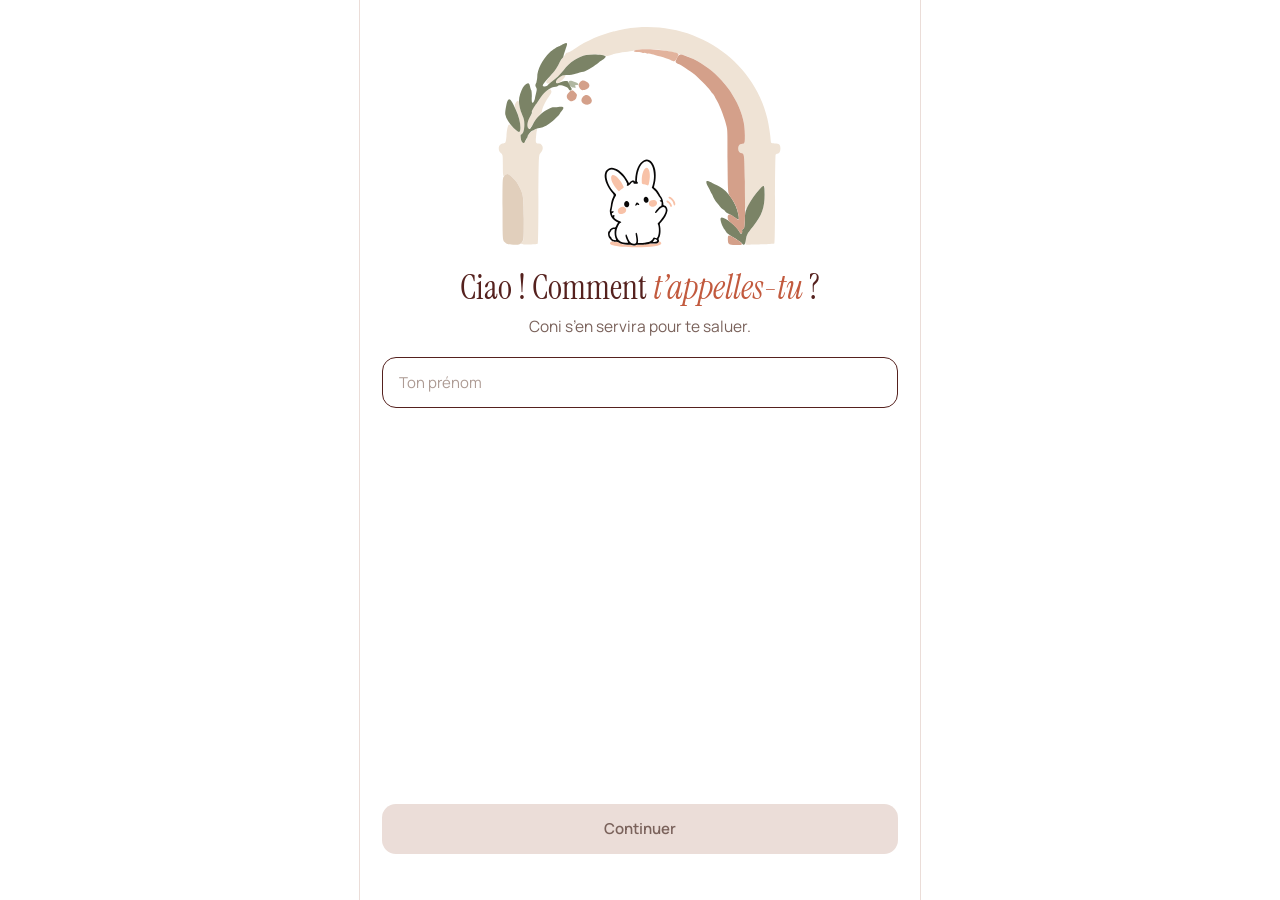
<file: index.html>
<!DOCTYPE html>
<html lang="fr">
<head>
<meta charset="utf-8">
<meta name="viewport" content="width=device-width,initial-scale=1,viewport-fit=cover,interactive-widget=resizes-content">
<title>Italingo</title>
<meta name="description" content="Italingo — ton application personnelle pour apprendre l'italien, du niveau zéro à la conversation.">
<meta name="theme-color" content="#FFFFFF">
<meta name="color-scheme" content="light">
<meta name="mobile-web-app-capable" content="yes">
<meta name="apple-mobile-web-app-capable" content="yes">
<meta name="apple-mobile-web-app-status-bar-style" content="default">
<meta name="apple-mobile-web-app-title" content="Italingo">
<meta name="format-detection" content="telephone=no">
<link rel="manifest" href="manifest.webmanifest">
<link rel="icon" type="image/png" sizes="192x192" href="icons/icon-192.png">
<link rel="apple-touch-icon" href="icons/icon-192.png">
<link rel="preload" href="assets/fonts/instrument-serif-latin-400-normal.woff2" as="font" type="font/woff2" crossorigin>
<link rel="preload" href="assets/fonts/manrope-latin-600-normal.woff2" as="font" type="font/woff2" crossorigin>
<link rel="stylesheet" href="css/aube.css">
</head>
<body>
<div id="app" role="application" aria-label="Italingo"></div>
<noscript><p style="padding:24px;font-family:system-ui">Italingo a besoin de JavaScript pour fonctionner.</p></noscript>
<script src="js/assets.js"></script>
<script src="js/store.js"></script>
<script src="js/app.js"></script>
</body>
</html>
</file>
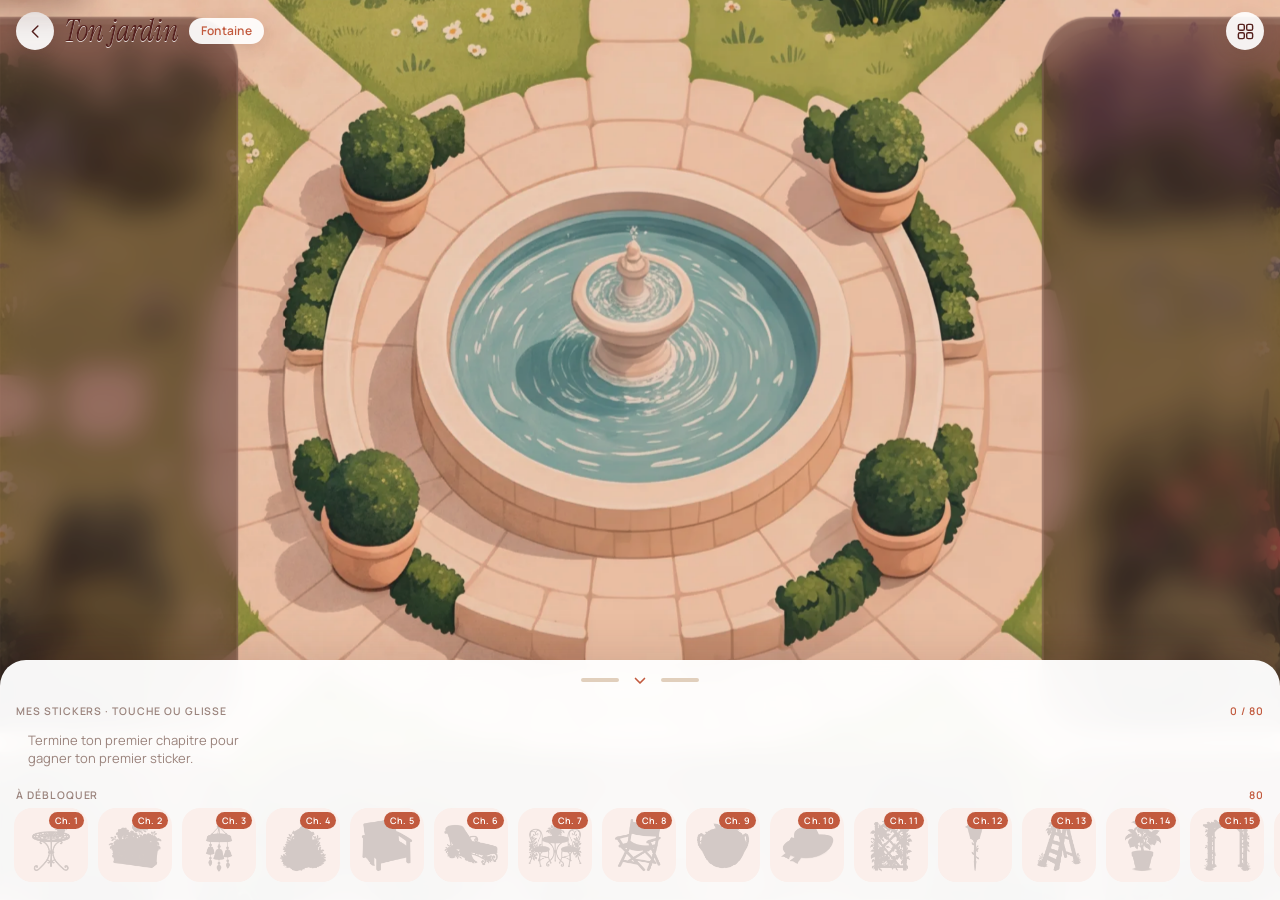
<file: jardin/index.html>
<!doctype html>
<html lang="fr"><head><meta charset="utf-8"><meta name="viewport" content="width=device-width,initial-scale=1,viewport-fit=cover,maximum-scale=1,user-scalable=no">
<title>Italingo · Jardin</title>
<style>
@font-face{font-family:'Instrument Serif';font-style:normal;font-weight:400;font-display:swap;src:url(../assets/fonts/instrument-serif-latin-400-normal.woff2) format('woff2')}
@font-face{font-family:'Instrument Serif';font-style:italic;font-weight:400;font-display:swap;src:url(../assets/fonts/instrument-serif-latin-400-italic.woff2) format('woff2')}
@font-face{font-family:'Manrope';font-style:normal;font-weight:400;font-display:swap;src:url(../assets/fonts/manrope-latin-400-normal.woff2) format('woff2')}
@font-face{font-family:'Manrope';font-style:normal;font-weight:600;font-display:swap;src:url(../assets/fonts/manrope-latin-600-normal.woff2) format('woff2')}
</style>
<style>
:root{
  --cacao:#55211E;--cacao-2:#3B1512;--rouille:#C25A3E;--rouille-2:#A84A31;--taupe:#9A837C;--filet:#F0E6E2;
  --blanc:#FFFFFF;--blush:#F2C4BC;--blush-2:#FBEFEB;--peche:#F8E3D6;--creme:#FAF5F0;--sable:#EFE3D5;--sable-2:#E1CFBC;
  --sauge-1:#D2D3BE;--sauge-3:#7B8366;--sauge-4:#636D51;
  --ease:cubic-bezier(.22,.8,.3,1);--spring:cubic-bezier(.34,1.56,.64,1);
  --serif:"Instrument Serif",Georgia,serif;--sans:"Manrope",system-ui,-apple-system,"Segoe UI",sans-serif;
  color-scheme:light;
}
html,body{height:100%;margin:0}
body{background:#E9E2D6;font-family:var(--sans);color:var(--cacao);-webkit-font-smoothing:antialiased;overflow:hidden}
*{box-sizing:border-box}
button{font:inherit;color:inherit;background:none;border:0;padding:0;cursor:pointer}
button:focus-visible,[tabindex]:focus-visible{outline:2px solid var(--rouille);outline-offset:2px}

/* cadre téléphone sur grand écran */
#app{position:relative;width:100%;height:100%;margin:0 auto;background:var(--blanc);overflow:hidden;touch-action:none;user-select:none;-webkit-user-select:none}

/* ---- carte ---- */
#viewport{position:absolute;inset:0;overflow:hidden;background:#D8CDB8;cursor:grab}
#viewport.grabbing{cursor:grabbing}
#world{position:absolute;left:0;top:0;width:4096px;height:4096px;transform-origin:0 0;will-change:transform}
.tile{position:absolute;overflow:hidden}
.tile img{display:block;width:100%;height:100%;object-fit:cover;pointer-events:none;transition:filter 1.2s var(--ease)}
.tile.locked img{filter:none}
.tile .veil{position:absolute;inset:14px;border-radius:72px;background:rgba(59,21,18,.46);backdrop-filter:blur(22px) saturate(.7);-webkit-backdrop-filter:blur(22px) saturate(.7);box-shadow:inset 0 0 0 3px rgba(255,255,255,.12);transition:opacity 1.2s var(--ease);display:flex;align-items:center;justify-content:center}
.tile:not(.locked) .veil{opacity:0;pointer-events:none}
.tile .veil .lbl{background:rgba(255,255,255,.1);border-radius:60px;padding:26px 44px;text-align:center;box-shadow:inset 0 0 0 2px rgba(255,255,255,.18)}
.tile .veil .lbl b{display:block;font:italic 400 92px/1 var(--serif);color:#fff}
.tile .veil .lbl span{display:block;margin-top:14px;font:600 34px/1 var(--sans);letter-spacing:.06em;text-transform:uppercase;color:var(--peche)}
/* murs de jonction : fine allée de pierre entre parcelles */
.seam{position:absolute;background:linear-gradient(90deg,var(--sable-2),var(--sable) 30%,var(--sable) 70%,var(--sable-2));pointer-events:none;z-index:5}
.seam.v{width:26px;height:3072px;top:0;margin-left:-13px}
.seam.h{height:26px;width:3072px;left:0;margin-top:-13px;background:linear-gradient(180deg,var(--sable-2),var(--sable) 30%,var(--sable) 70%,var(--sable-2))}
.seam::after{content:"";position:absolute;inset:0;background:repeating-linear-gradient(90deg,transparent 0 60px,rgba(85,33,30,.08) 60px 63px);opacity:.7}
.seam.h::after{background:repeating-linear-gradient(180deg,transparent 0 60px,rgba(85,33,30,.08) 60px 63px)}

/* ambiance jour/nuit */
#sky{position:absolute;inset:0;pointer-events:none;mix-blend-mode:multiply;transition:background 2s var(--ease);z-index:900000}
#sky.dawn{background:rgba(250,200,190,.28)}
#sky.evening{background:rgba(240,160,110,.32)}
#sky.night{background:rgba(70,80,140,.55)}

/* stickers posés */
.st{position:absolute;left:0;top:0;transform-origin:50% 100%;touch-action:none;cursor:grab}
.st img{display:block;width:100%;height:100%;pointer-events:none;-webkit-user-drag:none;}
.st.flip img{transform:scaleX(-1)}
.st .sh{display:none}
.st.perche .sh,.st.eau .sh{opacity:0}
.st.air{animation:bob 4s ease-in-out infinite}
@keyframes bob{0%,100%{translate:0 0}50%{translate:0 -3%}}
.st.sel{filter:drop-shadow(0 0 0 rgba(0,0,0,0))}
.st.sel::before{content:"";position:absolute;inset:-6% -8%;border:3px dashed var(--rouille);border-radius:18px;opacity:.9}
.st.pop{animation:pop .7s var(--spring)}
@keyframes pop{0%{scale:.2;opacity:0}60%{opacity:1}100%{scale:1}}
.st.lift{cursor:grabbing;z-index:800000!important;transition:none}
.st.lift img{filter:drop-shadow(0 26px 14px rgba(60,30,20,.25))}
@media (prefers-reduced-motion:reduce){.st.air{animation:none}.st.pop{animation:none}}

/* Coni */
#coni{position:absolute;width:132px;height:180px;transform-origin:50% 100%;transition:left 5s linear,top 5s linear;pointer-events:auto;cursor:pointer;touch-action:none;z-index:600000}
#coni.react-jump .body{animation:cjump .9s var(--spring) 2}
@keyframes cjump{0%,100%{transform:translateY(0) scale(1)}40%{transform:translateY(-60%) scale(1.04,.96)}}
#coni.react-shake .body{animation:cshake .5s ease-in-out 2}
@keyframes cshake{0%,100%{transform:rotate(0)}25%{transform:rotate(-9deg)}75%{transform:rotate(9deg)}}
#coni .bulle{position:absolute;left:50%;bottom:104%;transform:translateX(-50%) scale(.6);opacity:0;background:#fff;color:var(--rouille);font:600 30px/1 var(--sans);padding:14px 22px;border-radius:40px;white-space:nowrap;box-shadow:0 8px 24px rgba(85,33,30,.18);transition:all .35s var(--spring)}
#coni .bulle::after{content:"";position:absolute;left:50%;bottom:-12px;width:22px;height:22px;background:#fff;transform:translateX(-50%) rotate(45deg);border-radius:4px}
#coni.talk .bulle{opacity:1;transform:translateX(-50%) scale(1)}
#coni.flip .bulle{transform:translateX(-50%) scale(.6) scaleX(1)}
#coni.flip.talk .bulle{transform:translateX(-50%) scale(1)}
#coni .body{position:absolute;inset:0}
#coni.hop .body{animation:hop .42s ease-in-out infinite}
@keyframes hop{0%,100%{transform:translateY(0)}50%{transform:translateY(-16%)}}
#coni img{position:absolute;inset:0;width:100%;height:100%;object-fit:contain;object-position:50% 100%;opacity:0}
#coni img.on{opacity:1}
#coni.flip img{transform:scaleX(-1)}
@media (prefers-reduced-motion:reduce){#coni.hop .body{animation:none}}
#coni .sh{display:none}

/* ---- barre du haut ---- */
#top{position:absolute;left:0;right:0;top:0;padding:calc(env(safe-area-inset-top,0px) + 12px) 16px 10px;display:flex;align-items:center;gap:10px;z-index:10;pointer-events:none}
#top>*{pointer-events:auto}
#top h1{margin:0;font:italic 400 30px/1 var(--serif);color:var(--cacao);text-shadow:0 1px 0 rgba(255,255,255,.8)}
#top .pill{display:inline-flex;align-items:center;gap:6px;background:rgba(255,255,255,.92);border-radius:999px;padding:7px 12px;font:600 12px/1 var(--sans);color:var(--cacao);box-shadow:0 4px 16px rgba(85,33,30,.12);letter-spacing:.02em;font-variant-numeric:tabular-nums}
#top .pill.zone{color:var(--rouille)}
#top .sp{flex:1}
.icobtn{width:38px;height:38px;border-radius:50%;background:rgba(255,255,255,.92);box-shadow:0 4px 16px rgba(85,33,30,.12);display:grid;place-items:center;color:var(--cacao)}
.icobtn svg{width:19px;height:19px;stroke:currentColor;fill:none;stroke-width:1.8;stroke-linecap:round;stroke-linejoin:round}

/* ---- barre d'outils du sticker sélectionné ---- */
#tools{position:absolute;display:flex;gap:6px;background:var(--cacao);border-radius:999px;padding:5px;z-index:20;box-shadow:0 10px 30px rgba(59,21,18,.3);transform:translate(-50%,-100%);transition:opacity .2s}
#tools button{color:#fff;font:600 12px/1 var(--sans);padding:9px 12px;border-radius:999px;display:flex;align-items:center;gap:6px}
#tools button:active{background:rgba(255,255,255,.14)}
#tools svg{width:15px;height:15px;stroke:currentColor;fill:none;stroke-width:1.9;stroke-linecap:round;stroke-linejoin:round}

/* ---- tiroir (planche d'autocollants) ---- */
#drawer{position:absolute;left:0;right:0;bottom:0;z-index:15;background:rgba(255,255,255,.96);backdrop-filter:blur(10px);border-radius:26px 26px 0 0;box-shadow:0 -10px 40px rgba(85,33,30,.12);padding:0 0 calc(env(safe-area-inset-bottom,0px) + 10px);transition:transform .45s var(--ease)}
#drawer.hidden-drawer{transform:translateY(calc(100% - 40px))}
#drawer .handle{height:40px;display:flex;align-items:center;justify-content:center;gap:12px;cursor:pointer;width:100%;touch-action:none}
#drawer .handle svg{width:18px;height:18px;stroke:var(--rouille);fill:none;stroke-width:2.2;stroke-linecap:round;stroke-linejoin:round;transition:transform .4s var(--ease)}
#drawer.hidden-drawer .handle svg{transform:rotate(180deg)}
#drawer .handle i{width:38px;height:4px;border-radius:2px;background:var(--sable-2)}
#drawer .handle small{font:600 11px/1 var(--sans);letter-spacing:.08em;text-transform:uppercase;color:var(--taupe)}
.shelf{display:flex;gap:10px;overflow-x:auto;padding:4px 14px 8px;scrollbar-width:none;touch-action:pan-x}
.shelf::-webkit-scrollbar{display:none}
.item{flex:0 0 auto;width:74px;height:74px;border-radius:18px;background:var(--creme);padding:10px;display:grid;place-items:center;touch-action:pan-x;position:relative;overflow:hidden}
.item .th{width:54px;height:54px;display:block}
.item .th img{display:block;width:100%;height:100%;object-fit:contain;pointer-events:none;-webkit-user-drag:none}
.item.locked{background:var(--blush-2)}
.item.locked .th img{filter:grayscale(1) brightness(0) opacity(.16)}
.item .ch:empty{display:none}
.item .ch{position:absolute;top:4px;right:4px;font:600 9px/1 var(--sans);color:#fff;background:var(--rouille);border-radius:999px;padding:4px 6px;letter-spacing:.03em;z-index:1}
.item.owned .ch{background:var(--cacao)}
.item.surprise .ch{background:var(--taupe)}
.empty{flex:0 0 auto;display:flex;align-items:center;gap:10px;padding:8px 14px;font:400 13px/1.35 var(--sans);color:var(--taupe);max-width:260px}
.sec{font:600 10.5px/1 var(--sans);letter-spacing:.09em;text-transform:uppercase;color:var(--taupe);padding:6px 16px 4px;display:flex;justify-content:space-between}
.sec b{color:var(--rouille);font-weight:600}

/* fantôme pendant le glisser */
#ghost{position:fixed;left:0;top:0;pointer-events:none;z-index:1000;transform:translate(-50%,-100%);filter:drop-shadow(0 22px 14px rgba(60,30,20,.28));display:none}
#ghost img{display:block}

/* toast */
#toast{position:absolute;left:50%;bottom:190px;transform:translate(-50%,20px);background:var(--cacao);color:#fff;font:600 13px/1.3 var(--sans);padding:12px 18px;border-radius:999px;opacity:0;transition:all .35s var(--ease);z-index:30;pointer-events:none;max-width:86%;text-align:center}
#toast.on{opacity:1;transform:translate(-50%,0)}
#toast.warn{background:var(--rouille)}

/* ---- panneaux (collection, démo) ---- */
.sheet{position:absolute;inset:0;z-index:40;background:var(--blanc);display:flex;flex-direction:column;transform:translateY(100%);transition:transform .45s var(--ease)}
.sheet.on{transform:none}
.sheet header{display:flex;align-items:center;gap:12px;padding:calc(env(safe-area-inset-top,0px) + 14px) 18px 12px}
.sheet header h2{margin:0;font:italic 400 30px/1 var(--serif);flex:1}
.sheet .body{flex:1;overflow:auto;padding:0 18px calc(env(safe-area-inset-bottom,0px) + 24px)}
.sheet p.lead{font:400 14px/1.5 var(--sans);color:var(--taupe);margin:0 0 14px}
.lv{margin:18px 0 8px;display:flex;align-items:baseline;gap:10px}
.lv b{font:italic 400 24px/1 var(--serif)}
.lv span{font:600 11px/1 var(--sans);letter-spacing:.08em;text-transform:uppercase;color:var(--rouille)}
.grid{display:grid;grid-template-columns:repeat(4,1fr);gap:8px}
.card{background:var(--creme);border-radius:16px;padding:8px 6px 7px;display:flex;flex-direction:column;align-items:center;gap:4px;position:relative;min-width:0}
.card .th{width:100%;aspect-ratio:1;display:grid;place-items:center}
.card .th img{max-width:88%;max-height:88%}
.card.locked .th img{filter:grayscale(1) brightness(0) opacity(.14)}
.card .nm{font:600 10.5px/1.2 var(--sans);text-align:center;height:26px;overflow:hidden;display:-webkit-box;-webkit-line-clamp:2;-webkit-box-orient:vertical;width:100%}
.card .mt{font:600 9.5px/1 var(--sans);color:var(--taupe);letter-spacing:.04em}
.card .no{position:absolute;top:5px;left:7px;font:italic 400 13px/1 var(--serif);color:var(--rouille)}
.card .sz{position:absolute;top:5px;right:7px;font:600 9px/1 var(--sans);color:var(--taupe);border:1px solid var(--sable-2);border-radius:999px;padding:3px 5px}
.card.placed::after{content:attr(data-n);position:absolute;bottom:34px;right:6px;font:600 8.5px/1 var(--sans);color:#fff;background:var(--sauge-4);border-radius:999px;padding:3px 6px}

.field{margin:16px 0}
.field label{display:block;font:600 11px/1 var(--sans);letter-spacing:.08em;text-transform:uppercase;color:var(--taupe);margin-bottom:8px}
.field input[type=range]{width:100%;accent-color:var(--rouille)}
.field .val{font:italic 400 40px/1 var(--serif);color:var(--cacao)}
.field .val small{font:400 14px/1 var(--sans);color:var(--taupe);margin-left:6px}
.chips{display:flex;flex-wrap:wrap;gap:8px}
.chip{border:1.5px solid var(--sable-2);border-radius:999px;padding:8px 12px;font:600 12px/1 var(--sans);display:flex;align-items:center;gap:8px;color:var(--cacao)}
.chip input{accent-color:var(--rouille);margin:0}
.chip.on{border-color:var(--cacao);background:var(--blush-2)}
.seg{display:flex;background:var(--creme);border-radius:999px;padding:4px;gap:2px}
.seg button{flex:1;padding:9px 0;border-radius:999px;font:600 12px/1 var(--sans);color:var(--taupe)}
.seg button.on{background:var(--cacao);color:#fff}
.btn{display:inline-flex;align-items:center;justify-content:center;gap:8px;border-radius:999px;padding:13px 20px;font:600 14px/1 var(--sans);background:var(--cacao);color:#fff}
.btn.ghost{background:transparent;color:var(--rouille);border:1.5px solid var(--blush)}
.note{background:var(--peche);border-radius:18px;padding:14px 16px;font:400 13px/1.5 var(--sans);color:var(--cacao);margin-top:18px}
.note b{font-weight:600}
</style>

</head><body>
<div id="app">
  <div id="viewport">
    <div id="world">
      <div id="tiles"></div>
      <div id="seams"></div>
      <div id="stickers"></div>
      <div id="coni" class="flip"><div class="bulle"></div><div class="body"><img data-pose="profil" src="coni/03-profil.svg" alt=""><img data-pose="dodo" src="coni/08-dodo.svg" alt=""><img data-pose="assis" src="coni/09-pattes-jointes.svg" alt=""><img data-pose="joie" src="coni/05-joie.svg" alt=""><img data-pose="surprise" src="coni/11-surprise.svg" alt=""><img data-pose="mv01" src="coni/mv01.webp" alt=""><img data-pose="mv02" src="coni/mv02.webp" alt=""><img data-pose="mv03" src="coni/mv03.webp" alt=""><img data-pose="mv05" src="coni/mv05.webp" alt=""><img data-pose="mv06" src="coni/mv06.webp" alt=""><img data-pose="mv07" src="coni/mv07.webp" alt=""><img data-pose="mv08" src="coni/mv08.webp" alt=""><img data-pose="mv09" src="coni/mv09.webp" alt=""><img data-pose="mv10" src="coni/mv10.webp" alt=""><img data-pose="mv11" src="coni/mv11.webp" alt=""><img data-pose="mv12" src="coni/mv12.webp" alt=""></div></div>
      <div id="sky"></div>
    </div>
  </div>

  <div id="top">
    <button class="icobtn" id="btnRetour" aria-label="Retour"><svg viewBox="0 0 24 24"><path d="M15 5l-7 7 7 7"/></svg></button>
    <h1>Ton jardin</h1>
    <span class="pill zone" id="zonePill">Fontaine</span>
    <span class="sp"></span>
    <button class="icobtn" id="btnCollection" aria-label="Collection"><svg viewBox="0 0 24 24"><rect x="3" y="3" width="7.5" height="7.5" rx="2"/><rect x="13.5" y="3" width="7.5" height="7.5" rx="2"/><rect x="3" y="13.5" width="7.5" height="7.5" rx="2"/><rect x="13.5" y="13.5" width="7.5" height="7.5" rx="2"/></svg></button>
  </div>

  <div id="tools" hidden>
    <button id="tFlip"><svg viewBox="0 0 24 24"><path d="M12 3v18M8 7 4 12l4 5M16 7l4 5-4 5"/></svg>Miroir</button>
    <button id="tStore"><svg viewBox="0 0 24 24"><path d="M4 8h16M6 8v11a1 1 0 0 0 1 1h10a1 1 0 0 0 1-1V8M9 8V5h6v3"/></svg>Ranger</button>
  </div>

  <div id="drawer">
    <button class="handle" id="handle" aria-label="Réduire ou ouvrir la planche"><i></i><svg viewBox="0 0 24 24"><path d="M6 10l6 6 6-6"/></svg><i></i></button>
    <div class="sec"><span>Mes stickers · touche ou glisse</span><b id="cntOwned"></b></div>
    <div class="shelf" id="shelfOwned"></div>
    <div class="sec"><span>À débloquer</span><b id="cntLocked"></b></div>
    <div class="shelf" id="shelfLocked"></div>
  </div>

  <div id="ghost"><img alt=""></div>
  <div id="toast"></div>

  <section class="sheet" id="sheetCollection">
    <header><h2>Collection</h2><button class="icobtn" data-close aria-label="Fermer"><svg viewBox="0 0 24 24"><path d="M6 6l12 12M18 6 6 18"/></svg></button></header>
    <div class="body">
      <p class="lead">Un élément par chapitre accompli. Les chiffres rouille sont les numéros de chapitre ; P / M / G la taille dans le jardin. Les six derniers sont des surprises liées aux badges.</p>
      <div id="collection"></div>
    </div>
  </section>
</div>

<script>
const DATA = {"stickers": [{"id": 1, "slug": "panier-agrumes", "name": "Panier d'agrumes", "size": "P", "zone": 4, "cat": "sol", "file": "01-panier-agrumes.webp", "w": 400, "h": 357, "chapter": 9, "level": "A1.2"}, {"id": 2, "slug": "arrosoir", "name": "Arrosoir", "size": "P", "zone": 3, "cat": "sol", "file": "02-arrosoir.webp", "w": 400, "h": 320, "chapter": 45, "level": "B1.2"}, {"id": 3, "slug": "lanterne-socle", "name": "Lanterne sur socle", "size": "M", "zone": 2, "cat": "sol", "file": "03-lanterne-socle.webp", "w": 351, "h": 400, "chapter": 4, "level": "A1.1"}, {"id": 4, "slug": "fauteuil", "name": "Fauteuil de jardin", "size": "M", "zone": 2, "cat": "sol", "file": "04-fauteuil.webp", "w": 387, "h": 400, "chapter": 5, "level": "A1.1"}, {"id": 5, "slug": "arche-fleurie", "name": "Arche fleurie en pierre", "size": "G", "zone": 6, "cat": "sol", "file": "05-arche-fleurie.webp", "w": 387, "h": 400, "chapter": 64, "level": "B2.1"}, {"id": 6, "slug": "mangeoire", "name": "Mangeoire à oiseaux", "size": "M", "zone": 1, "cat": "sol", "file": "06-mangeoire.webp", "w": 246, "h": 400, "chapter": 39, "level": "B1.1"}, {"id": 7, "slug": "moineau", "name": "Moineau", "size": "P", "zone": 1, "cat": "sol", "file": "07-moineau.webp", "w": 400, "h": 391, "chapter": 35, "level": "B1.1"}, {"id": 8, "slug": "lapin", "name": "Lapin", "size": "P", "zone": 4, "cat": "sol", "file": "08-lapin.webp", "w": 307, "h": 400, "surprise": "Cousin de Coni · 7 jours de série"}, {"id": 9, "slug": "grenouille", "name": "Grenouille sur nénuphar", "size": "P", "zone": 8, "cat": "eau", "file": "09-grenouille.webp", "w": 400, "h": 285, "chapter": 26, "level": "A2.2"}, {"id": 10, "slug": "colonne", "name": "Colonne antique", "size": "M", "zone": 9, "cat": "sol", "file": "10-colonne.webp", "w": 227, "h": 400, "chapter": 68, "level": "B2.2"}, {"id": 11, "slug": "brouette-fleurie", "name": "Brouette fleurie", "size": "M", "zone": 3, "cat": "sol", "file": "11-brouette-fleurie.webp", "w": 400, "h": 371, "chapter": 51, "level": "B1.2"}, {"id": 12, "slug": "banc-fer-forge", "name": "Banc en fer forgé", "size": "M", "zone": 1, "cat": "sol", "file": "12-banc-fer-forge.webp", "w": 400, "h": 356, "chapter": 40, "level": "B1.1"}, {"id": 13, "slug": "vasque-oiseaux", "name": "Vasque à oiseaux", "size": "M", "zone": 6, "cat": "sol", "file": "13-vasque-oiseaux.webp", "w": 320, "h": 400, "chapter": 25, "level": "A2.1"}, {"id": 14, "slug": "nichoir", "name": "Nichoir sur pied", "size": "M", "zone": 1, "cat": "sol", "file": "14-nichoir.webp", "w": 273, "h": 400, "chapter": 41, "level": "B1.1"}, {"id": 15, "slug": "cadran-solaire", "name": "Cadran solaire", "size": "M", "zone": 9, "cat": "sol", "file": "15-cadran-solaire.webp", "w": 280, "h": 400, "chapter": 69, "level": "B2.2"}, {"id": 16, "slug": "pots-aromatiques", "name": "Pots d'aromatiques", "size": "P", "zone": 7, "cat": "sol", "file": "16-pots-aromatiques.webp", "w": 369, "h": 400, "chapter": 55, "level": "B2.1"}, {"id": 17, "slug": "papillon", "name": "Papillon", "size": "P", "zone": 6, "cat": "air", "file": "17-papillon.webp", "w": 400, "h": 328, "chapter": 17, "level": "A2.1"}, {"id": 18, "slug": "chapeau-gants", "name": "Chapeau et gants", "size": "P", "zone": 7, "cat": "sol", "file": "18-chapeau-gants.webp", "w": 400, "h": 332, "chapter": 56, "level": "B2.1"}, {"id": 19, "slug": "table-pique-nique", "name": "Table de pique-nique", "size": "G", "zone": 1, "cat": "sol", "file": "19-table-pique-nique.webp", "w": 400, "h": 338, "chapter": 43, "level": "B1.1"}, {"id": 20, "slug": "chaise-longue", "name": "Chaise longue", "size": "M", "zone": 2, "cat": "sol", "file": "20-chaise-longue.webp", "w": 400, "h": 313, "chapter": 6, "level": "A1.1"}, {"id": 21, "slug": "balancelle", "name": "Balancelle fleurie", "size": "G", "zone": 1, "cat": "sol", "file": "21-balancelle.webp", "w": 400, "h": 394, "chapter": 44, "level": "B1.1"}, {"id": 22, "slug": "table-bistrot", "name": "Table et chaises bistrot", "size": "M", "zone": 2, "cat": "sol", "file": "22-table-bistrot.webp", "w": 400, "h": 337, "chapter": 7, "level": "A1.1"}, {"id": 23, "slug": "parasol", "name": "Parasol", "size": "G", "zone": 2, "cat": "sol", "file": "23-parasol.webp", "w": 397, "h": 400, "chapter": 73, "level": "B2.2"}, {"id": 24, "slug": "pot-roses", "name": "Pot de roses", "size": "P", "zone": 6, "cat": "sol", "file": "24-pot-roses.webp", "w": 399, "h": 400, "chapter": 18, "level": "A2.1"}, {"id": 25, "slug": "bouquet-arrosoir", "name": "Bouquet dans l'arrosoir", "size": "P", "zone": 6, "cat": "sol", "file": "25-bouquet-arrosoir.webp", "w": 397, "h": 400, "chapter": 19, "level": "A2.1"}, {"id": 26, "slug": "hortensias", "name": "Hortensias en pot", "size": "P", "zone": 6, "cat": "sol", "file": "26-hortensias.webp", "w": 400, "h": 400, "chapter": 20, "level": "A2.1"}, {"id": 27, "slug": "treillis-roses", "name": "Treillis aux roses", "size": "M", "zone": 6, "cat": "sol", "file": "27-treillis-roses.webp", "w": 329, "h": 400, "chapter": 11, "level": "A1.2"}, {"id": 28, "slug": "caisse-fleurie", "name": "Caisse fleurie", "size": "P", "zone": 6, "cat": "sol", "file": "28-caisse-fleurie.webp", "w": 400, "h": 372, "chapter": 21, "level": "A2.1"}, {"id": 29, "slug": "balancoire", "name": "Balançoire", "size": "M", "zone": 1, "cat": "sol", "file": "29-balancoire.webp", "w": 365, "h": 400, "chapter": 42, "level": "B1.1"}, {"id": 30, "slug": "lezard", "name": "Lézard sur sa pierre", "size": "P", "zone": 9, "cat": "sol", "file": "30-lezard.webp", "w": 379, "h": 400, "chapter": 65, "level": "B2.2"}, {"id": 31, "slug": "coccinelle", "name": "Coccinelle sur marguerite", "size": "P", "zone": 6, "cat": "sol", "file": "31-coccinelle.webp", "w": 400, "h": 374, "chapter": 22, "level": "A2.1"}, {"id": 32, "slug": "abeille", "name": "Abeille", "size": "P", "zone": 6, "cat": "air", "file": "32-abeille.webp", "w": 385, "h": 400, "chapter": 23, "level": "A2.1"}, {"id": 33, "slug": "gueridon", "name": "Guéridon", "size": "P", "zone": 2, "cat": "sol", "file": "33-gueridon.webp", "w": 290, "h": 400, "chapter": 1, "level": "A1.1"}, {"id": 34, "slug": "chaise-toile", "name": "Chaise en toile", "size": "M", "zone": 2, "cat": "sol", "file": "34-chaise-toile.webp", "w": 373, "h": 400, "chapter": 8, "level": "A1.1"}, {"id": 35, "slug": "piedestal", "name": "Piédestal en pierre", "size": "P", "zone": 9, "cat": "sol", "file": "35-piedestal.webp", "w": 340, "h": 400, "chapter": 66, "level": "B2.2"}, {"id": 36, "slug": "pile-de-pots", "name": "Pile de pots", "size": "P", "zone": 7, "cat": "sol", "file": "36-pile-de-pots.webp", "w": 272, "h": 400, "chapter": 57, "level": "B2.1"}, {"id": 37, "slug": "outils", "name": "Outils de jardin", "size": "P", "zone": 3, "cat": "sol", "file": "37-outils.webp", "w": 400, "h": 383, "chapter": 46, "level": "B1.2"}, {"id": 38, "slug": "lampadaire", "name": "Lampadaire", "size": "M", "zone": 2, "cat": "sol", "file": "38-lampadaire.webp", "w": 159, "h": 400, "chapter": 12, "level": "A1.2"}, {"id": 39, "slug": "lavande-pot", "name": "Lavande en pot", "size": "P", "zone": 7, "cat": "sol", "file": "39-lavande-pot.webp", "w": 316, "h": 400, "chapter": 58, "level": "B2.1"}, {"id": 40, "slug": "iris", "name": "Iris", "size": "P", "zone": 8, "cat": "sol", "file": "40-iris.webp", "w": 358, "h": 400, "chapter": 27, "level": "A2.2"}, {"id": 41, "slug": "mesange", "name": "Mésange bleue", "size": "P", "zone": 1, "cat": "sol", "file": "41-mesange.webp", "w": 327, "h": 400, "chapter": 36, "level": "B1.1"}, {"id": 42, "slug": "libellule", "name": "Libellule", "size": "P", "zone": 8, "cat": "air", "file": "42-libellule.webp", "w": 400, "h": 373, "chapter": 28, "level": "A2.2"}, {"id": 43, "slug": "arche-pierre", "name": "Arche de pierre", "size": "G", "zone": 9, "cat": "sol", "file": "43-arche-pierre.webp", "w": 379, "h": 400, "chapter": 74, "level": "B2.2"}, {"id": 44, "slug": "aigrette", "name": "Aigrette", "size": "M", "zone": 8, "cat": "sol", "file": "44-aigrette.webp", "w": 309, "h": 400, "chapter": 31, "level": "A2.2"}, {"id": 45, "slug": "pergola-bois", "name": "Arche en bois", "size": "G", "zone": 4, "cat": "sol", "file": "45-pergola-bois.webp", "w": 365, "h": 400, "chapter": 15, "level": "A1.2"}, {"id": 46, "slug": "table-rempotage", "name": "Table de rempotage", "size": "M", "zone": 7, "cat": "sol", "file": "46-table-rempotage.webp", "w": 357, "h": 400, "chapter": 63, "level": "B2.1"}, {"id": 47, "slug": "hamac", "name": "Hamac sur pied", "size": "G", "zone": 4, "cat": "sol", "file": "47-hamac.webp", "w": 400, "h": 321, "chapter": 16, "level": "A1.2"}, {"id": 48, "slug": "fontaine-murale", "name": "Fontaine murale", "size": "M", "zone": 5, "cat": "sol", "file": "48-fontaine-murale.webp", "w": 259, "h": 400, "chapter": 32, "level": "A2.2"}, {"id": 49, "slug": "table-mosaique", "name": "Table mosaïque", "size": "M", "zone": 9, "cat": "sol", "file": "49-table-mosaique.webp", "w": 371, "h": 400, "chapter": 70, "level": "B2.2"}, {"id": 50, "slug": "jarre", "name": "Jarre en terre cuite", "size": "M", "zone": 9, "cat": "sol", "file": "50-jarre.webp", "w": 331, "h": 400, "chapter": 71, "level": "B2.2"}, {"id": 51, "slug": "pavots", "name": "Pavots", "size": "P", "zone": 6, "cat": "sol", "file": "51-pavots.webp", "w": 346, "h": 400, "chapter": 24, "level": "A2.1"}, {"id": 52, "slug": "geraniums", "name": "Jardinière de géraniums", "size": "P", "zone": 2, "cat": "sol", "file": "52-geraniums.webp", "w": 400, "h": 352, "chapter": 2, "level": "A1.1"}, {"id": 55, "slug": "buis-boule", "name": "Buis en boule", "size": "M", "zone": 5, "cat": "sol", "file": "55-buis-boule.webp", "w": 277, "h": 400, "chapter": 33, "level": "A2.2"}, {"id": 56, "slug": "panier-olives", "name": "Panier d'olives", "size": "P", "zone": 9, "cat": "sol", "file": "56-panier-olives.webp", "w": 400, "h": 328, "chapter": 67, "level": "B2.2"}, {"id": 57, "slug": "cloche", "name": "Cloche de jardin", "size": "P", "zone": 7, "cat": "sol", "file": "57-cloche.webp", "w": 384, "h": 400, "chapter": 59, "level": "B2.1"}, {"id": 58, "slug": "tuyau", "name": "Tuyau d'arrosage", "size": "P", "zone": 3, "cat": "sol", "file": "58-tuyau.webp", "w": 400, "h": 374, "chapter": 47, "level": "B1.2"}, {"id": 59, "slug": "echelle", "name": "Échelle", "size": "M", "zone": 4, "cat": "sol", "file": "59-echelle.webp", "w": 334, "h": 400, "chapter": 13, "level": "A1.2"}, {"id": 60, "slug": "bottes-fleuries", "name": "Bottes fleuries", "size": "P", "zone": 7, "cat": "sol", "file": "60-bottes-fleuries.webp", "w": 355, "h": 400, "chapter": 60, "level": "B2.1"}, {"id": 61, "slug": "carillon", "name": "Carillon", "size": "P", "zone": 2, "cat": "perche", "file": "61-carillon.webp", "w": 201, "h": 400, "chapter": 3, "level": "A1.1"}, {"id": 62, "slug": "pas-japonais", "name": "Pas japonais", "size": "P", "zone": 1, "cat": "sol", "file": "62-pas-japonais.webp", "w": 400, "h": 312, "chapter": 37, "level": "B1.1"}, {"id": 63, "slug": "obelisque", "name": "Obélisque treillis", "size": "M", "zone": 6, "cat": "sol", "file": "63-obelisque.webp", "w": 157, "h": 400, "chapter": 52, "level": "B1.2"}, {"id": 64, "slug": "romarin-pot", "name": "Romarin en pot", "size": "P", "zone": 7, "cat": "sol", "file": "64-romarin-pot.webp", "w": 333, "h": 400, "chapter": 61, "level": "B2.1"}, {"id": 65, "slug": "tonneau", "name": "Tonneau récupérateur", "size": "M", "zone": 3, "cat": "sol", "file": "65-tonneau.webp", "w": 325, "h": 400, "chapter": 53, "level": "B1.2"}, {"id": 66, "slug": "puits", "name": "Puits", "size": "G", "zone": 3, "cat": "sol", "file": "66-puits.webp", "w": 369, "h": 400, "chapter": 54, "level": "B1.2"}, {"id": 67, "slug": "semis", "name": "Caisse de semis", "size": "P", "zone": 3, "cat": "sol", "file": "67-semis.webp", "w": 400, "h": 341, "chapter": 48, "level": "B1.2"}, {"id": 68, "slug": "gants-ficelle", "name": "Gants et ficelle", "size": "P", "zone": 3, "cat": "sol", "file": "68-gants-ficelle.webp", "w": 400, "h": 327, "chapter": 49, "level": "B1.2"}, {"id": 69, "slug": "panier-graines", "name": "Panier de graines", "size": "P", "zone": 3, "cat": "sol", "file": "69-panier-graines.webp", "w": 400, "h": 363, "chapter": 50, "level": "B1.2"}, {"id": 70, "slug": "pont", "name": "Petit pont", "size": "G", "zone": 8, "cat": "sol", "file": "70-pont.webp", "w": 400, "h": 299, "chapter": 34, "level": "A2.2"}, {"id": 71, "slug": "cage-suspendue", "name": "Cage à plantes suspendue", "size": "P", "zone": 7, "cat": "perche", "file": "71-cage-suspendue.webp", "w": 250, "h": 400, "chapter": 62, "level": "B2.1"}, {"id": 72, "slug": "chapeau-paille", "name": "Chapeau de paille", "size": "P", "zone": 4, "cat": "sol", "file": "72-chapeau-paille.webp", "w": 400, "h": 301, "chapter": 10, "level": "A1.2"}, {"id": 73, "slug": "citronnier-pot", "name": "Citronnier en pot", "size": "M", "zone": 4, "cat": "sol", "file": "73-citronnier-pot.webp", "w": 280, "h": 400, "chapter": 14, "level": "A1.2"}, {"id": 74, "slug": "banquette", "name": "Banquette", "size": "M", "zone": 9, "cat": "sol", "file": "74-banquette.webp", "w": 400, "h": 321, "chapter": 72, "level": "B2.2"}, {"id": 75, "slug": "herisson", "name": "Hérisson", "size": "P", "zone": 1, "cat": "sol", "file": "75-herisson.webp", "w": 400, "h": 389, "surprise": "Hérisson · 100 jours de série"}, {"id": 76, "slug": "colombe", "name": "Colombe", "size": "P", "zone": 5, "cat": "air", "file": "76-colombe.webp", "w": 332, "h": 400, "surprise": "Colombe · premier bilan sans faute"}, {"id": 77, "slug": "ecureuil", "name": "Écureuil", "size": "P", "zone": 4, "cat": "sol", "file": "77-ecureuil.webp", "w": 386, "h": 400, "surprise": "Écureuil · 100 mots connus"}, {"id": 78, "slug": "tortue", "name": "Tortue", "size": "P", "zone": 9, "cat": "sol", "file": "78-tortue.webp", "w": 400, "h": 317, "surprise": "Tortue · 1 000 minutes"}, {"id": 79, "slug": "hirondelles", "name": "Hirondelles", "size": "P", "zone": 8, "cat": "perche", "file": "79-hirondelles.webp", "w": 400, "h": 373, "chapter": 29, "level": "A2.2"}, {"id": 80, "slug": "rouge-gorge", "name": "Rouge-gorge", "size": "P", "zone": 1, "cat": "sol", "file": "80-rouge-gorge.webp", "w": 353, "h": 400, "chapter": 38, "level": "B1.1"}, {"id": 81, "slug": "escargot", "name": "Escargot", "size": "P", "zone": 8, "cat": "sol", "file": "81-escargot.webp", "w": 400, "h": 379, "chapter": 30, "level": "A2.2"}, {"id": 82, "slug": "chat", "name": "Chat endormi", "size": "P", "zone": 9, "cat": "sol", "file": "82-chat.webp", "w": 400, "h": 293, "surprise": "Chat · 30 jours de série"}], "zones": {"1": "grand-arbre", "2": "terrasse", "3": "potager", "4": "agrumier", "5": "fontaine", "6": "massifs", "7": "serre", "8": "bassin", "9": "olivier"}};
const ASSETS = {"stickers/01-panier-agrumes.webp": "stickers/01-panier-agrumes.webp", "stickers/02-arrosoir.webp": "stickers/02-arrosoir.webp", "stickers/03-lanterne-socle.webp": "stickers/03-lanterne-socle.webp", "stickers/04-fauteuil.webp": "stickers/04-fauteuil.webp", "stickers/05-arche-fleurie.webp": "stickers/05-arche-fleurie.webp", "stickers/06-mangeoire.webp": "stickers/06-mangeoire.webp", "stickers/07-moineau.webp": "stickers/07-moineau.webp", "stickers/08-lapin.webp": "stickers/08-lapin.webp", "stickers/09-grenouille.webp": "stickers/09-grenouille.webp", "stickers/10-colonne.webp": "stickers/10-colonne.webp", "stickers/11-brouette-fleurie.webp": "stickers/11-brouette-fleurie.webp", "stickers/12-banc-fer-forge.webp": "stickers/12-banc-fer-forge.webp", "stickers/13-vasque-oiseaux.webp": "stickers/13-vasque-oiseaux.webp", "stickers/14-nichoir.webp": "stickers/14-nichoir.webp", "stickers/15-cadran-solaire.webp": "stickers/15-cadran-solaire.webp", "stickers/16-pots-aromatiques.webp": "stickers/16-pots-aromatiques.webp", "stickers/17-papillon.webp": "stickers/17-papillon.webp", "stickers/18-chapeau-gants.webp": "stickers/18-chapeau-gants.webp", "stickers/19-table-pique-nique.webp": "stickers/19-table-pique-nique.webp", "stickers/20-chaise-longue.webp": "stickers/20-chaise-longue.webp", "stickers/21-balancelle.webp": "stickers/21-balancelle.webp", "stickers/22-table-bistrot.webp": "stickers/22-table-bistrot.webp", "stickers/23-parasol.webp": "stickers/23-parasol.webp", "stickers/24-pot-roses.webp": "stickers/24-pot-roses.webp", "stickers/25-bouquet-arrosoir.webp": "stickers/25-bouquet-arrosoir.webp", "stickers/26-hortensias.webp": "stickers/26-hortensias.webp", "stickers/27-treillis-roses.webp": "stickers/27-treillis-roses.webp", "stickers/28-caisse-fleurie.webp": "stickers/28-caisse-fleurie.webp", "stickers/29-balancoire.webp": "stickers/29-balancoire.webp", "stickers/30-lezard.webp": "stickers/30-lezard.webp", "stickers/31-coccinelle.webp": "stickers/31-coccinelle.webp", "stickers/32-abeille.webp": "stickers/32-abeille.webp", "stickers/33-gueridon.webp": "stickers/33-gueridon.webp", "stickers/34-chaise-toile.webp": "stickers/34-chaise-toile.webp", "stickers/35-piedestal.webp": "stickers/35-piedestal.webp", "stickers/36-pile-de-pots.webp": "stickers/36-pile-de-pots.webp", "stickers/37-outils.webp": "stickers/37-outils.webp", "stickers/38-lampadaire.webp": "stickers/38-lampadaire.webp", "stickers/39-lavande-pot.webp": "stickers/39-lavande-pot.webp", "stickers/40-iris.webp": "stickers/40-iris.webp", "stickers/41-mesange.webp": "stickers/41-mesange.webp", "stickers/42-libellule.webp": "stickers/42-libellule.webp", "stickers/43-arche-pierre.webp": "stickers/43-arche-pierre.webp", "stickers/44-aigrette.webp": "stickers/44-aigrette.webp", "stickers/45-pergola-bois.webp": "stickers/45-pergola-bois.webp", "stickers/46-table-rempotage.webp": "stickers/46-table-rempotage.webp", "stickers/47-hamac.webp": "stickers/47-hamac.webp", "stickers/48-fontaine-murale.webp": "stickers/48-fontaine-murale.webp", "stickers/49-table-mosaique.webp": "stickers/49-table-mosaique.webp", "stickers/50-jarre.webp": "stickers/50-jarre.webp", "stickers/51-pavots.webp": "stickers/51-pavots.webp", "stickers/52-geraniums.webp": "stickers/52-geraniums.webp", "stickers/55-buis-boule.webp": "stickers/55-buis-boule.webp", "stickers/56-panier-olives.webp": "stickers/56-panier-olives.webp", "stickers/57-cloche.webp": "stickers/57-cloche.webp", "stickers/58-tuyau.webp": "stickers/58-tuyau.webp", "stickers/59-echelle.webp": "stickers/59-echelle.webp", "stickers/60-bottes-fleuries.webp": "stickers/60-bottes-fleuries.webp", "stickers/61-carillon.webp": "stickers/61-carillon.webp", "stickers/62-pas-japonais.webp": "stickers/62-pas-japonais.webp", "stickers/63-obelisque.webp": "stickers/63-obelisque.webp", "stickers/64-romarin-pot.webp": "stickers/64-romarin-pot.webp", "stickers/65-tonneau.webp": "stickers/65-tonneau.webp", "stickers/66-puits.webp": "stickers/66-puits.webp", "stickers/67-semis.webp": "stickers/67-semis.webp", "stickers/68-gants-ficelle.webp": "stickers/68-gants-ficelle.webp", "stickers/69-panier-graines.webp": "stickers/69-panier-graines.webp", "stickers/70-pont.webp": "stickers/70-pont.webp", "stickers/71-cage-suspendue.webp": "stickers/71-cage-suspendue.webp", "stickers/72-chapeau-paille.webp": "stickers/72-chapeau-paille.webp", "stickers/73-citronnier-pot.webp": "stickers/73-citronnier-pot.webp", "stickers/74-banquette.webp": "stickers/74-banquette.webp", "stickers/75-herisson.webp": "stickers/75-herisson.webp", "stickers/76-colombe.webp": "stickers/76-colombe.webp", "stickers/77-ecureuil.webp": "stickers/77-ecureuil.webp", "stickers/78-tortue.webp": "stickers/78-tortue.webp", "stickers/79-hirondelles.webp": "stickers/79-hirondelles.webp", "stickers/80-rouge-gorge.webp": "stickers/80-rouge-gorge.webp", "stickers/81-escargot.webp": "stickers/81-escargot.webp", "stickers/82-chat.webp": "stickers/82-chat.webp", "zones/z1-grand-arbre.webp": "zones/z1-grand-arbre.webp", "zones/z2-terrasse.webp": "zones/z2-terrasse.webp", "zones/z3-potager.webp": "zones/z3-potager.webp", "zones/z4-agrumier.webp": "zones/z4-agrumier.webp", "zones/z5-fontaine.webp": "zones/z5-fontaine.webp", "zones/z6-massifs.webp": "zones/z6-massifs.webp", "zones/z7-serre.webp": "zones/z7-serre.webp", "zones/z8-bassin.webp": "zones/z8-bassin.webp", "zones/z9-olivier.webp": "zones/z9-olivier.webp"};
const GRID = {
 "size": 4096,
 "xs": [
  0,
  1470,
  2638,
  4096
 ],
 "ys": [
  0,
  1384,
  2478,
  4096
 ],
 "zones": {
  "1": {
   "x": 0,
   "y": 0,
   "w": 1470,
   "h": 1384
  },
  "2": {
   "x": 1470,
   "y": 0,
   "w": 1168,
   "h": 1384
  },
  "3": {
   "x": 2638,
   "y": 0,
   "w": 1458,
   "h": 1384
  },
  "4": {
   "x": 0,
   "y": 1384,
   "w": 1470,
   "h": 1094
  },
  "5": {
   "x": 1470,
   "y": 1384,
   "w": 1168,
   "h": 1094
  },
  "6": {
   "x": 2638,
   "y": 1384,
   "w": 1458,
   "h": 1094
  },
  "7": {
   "x": 0,
   "y": 2478,
   "w": 1470,
   "h": 1618
  },
  "8": {
   "x": 1470,
   "y": 2478,
   "w": 1168,
   "h": 1618
  },
  "9": {
   "x": 2638,
   "y": 2478,
   "w": 1458,
   "h": 1618
  }
 }
};
const W = GRID.size, N = 3, TILE = W / 3;
const SIZES = { P: 184, M: 287, G: 427 };
const ZONES = [
  { id: 1, slug: 'grand-arbre', name: 'Grand arbre', r: 0, c: 0, opens: 'B1.1' },
  { id: 2, slug: 'terrasse', name: 'Terrasse', r: 0, c: 1, opens: null },
  { id: 3, slug: 'potager', name: 'Potager', r: 0, c: 2, opens: 'B1.2' },
  { id: 4, slug: 'agrumier', name: 'Agrumier', r: 1, c: 0, opens: 'A1.2' },
  { id: 5, slug: 'fontaine', name: 'Fontaine', r: 1, c: 1, opens: null },
  { id: 6, slug: 'massifs', name: 'Massifs fleuris', r: 1, c: 2, opens: 'A2.1' },
  { id: 7, slug: 'serre', name: 'Serre', r: 2, c: 0, opens: 'B2.1' },
  { id: 8, slug: 'bassin', name: 'Bassin', r: 2, c: 1, opens: 'A2.2' },
  { id: 9, slug: 'olivier', name: 'Olivier', r: 2, c: 2, opens: 'B2.2' },
];
const LEVELS = ['A1.1', 'A1.2', 'A2.1', 'A2.2', 'B1.1', 'B1.2', 'B2.1', 'B2.2'];
const LEVEL_END = { 'A1.1': 8, 'A1.2': 16, 'A2.1': 25, 'A2.2': 34, 'B1.1': 44, 'B1.2': 54, 'B2.1': 64, 'B2.2': 74 };
// places suggérées (fraction de la parcelle, pied de l'élément)
const SPOTS = {
  1: [[.55,.55],[.75,.45],[.35,.7],[.6,.75],[.82,.66],[.25,.86],[.5,.42],[.9,.85],[.15,.5],[.7,.9]],
  2: [[.3,.5],[.5,.46],[.7,.56],[.4,.66],[.62,.7],[.25,.82],[.75,.82],[.5,.86],[.18,.62],[.84,.62]],
  3: [[.15,.55],[.85,.7],[.5,.86],[.2,.8],[.85,.4],[.35,.92],[.7,.92],[.1,.35],[.92,.88],[.5,.12]],
  4: [[.65,.45],[.8,.6],[.55,.72],[.75,.84],[.4,.86],[.9,.4],[.6,.32],[.88,.78],[.3,.62],[.5,.94]],
  5: [[.2,.3],[.8,.3],[.2,.75],[.8,.75],[.32,.9],[.68,.9],[.13,.5],[.87,.5],[.5,.12],[.5,.95]],
  6: [[.45,.4],[.35,.6],[.55,.66],[.3,.8],[.6,.86],[.45,.24],[.2,.4],[.7,.3],[.15,.66],[.42,.94]],
  7: [[.8,.4],[.85,.6],[.6,.86],[.3,.86],[.15,.4],[.75,.82],[.5,.22],[.9,.9],[.1,.7],[.45,.95]],
  8: [[.15,.25],[.85,.2],[.15,.78],[.5,.92],[.85,.9],[.3,.12],[.7,.1],[.08,.55],[.92,.55],[.35,.96]],
  9: [[.3,.4],[.25,.65],[.5,.82],[.8,.86],[.7,.35],[.15,.86],[.45,.2],[.9,.65],[.6,.6],[.85,.25]],
};
const WATER = [[.45,.5],[.35,.6],[.55,.42],[.4,.38],[.52,.62]];
const SEATS = new Set([4, 12, 19, 20, 21, 34, 74]);

const stickers = DATA.stickers;
const byId = Object.fromEntries(stickers.map(s => [s.id, s]));
for (const z of ZONES) Object.assign(z, GRID.zones[z.id]);
const zoneById = Object.fromEntries(ZONES.map(z => [z.id, z]));

// ---------- état ----------
const KEY = 'italingo-jardin-v3';
let uidSeq = 1; const newUid = () => 'u' + Date.now().toString(36) + (uidSeq++).toString(36);
// Pont avec Italingo : dans l'app, la progression vient de l'app et le jardin est enregistré dans
// l'objet d'état de l'app (donc dans le fichier de sauvegarde). Seule, la page garde son propre stockage.
const APP = (() => { try { return window.parent && window.parent !== window && window.parent.Store ? window.parent : null; } catch (e) { return null; } })();
const SURPRISE_BADGES = { 'serie-7': 8, 'serie-30': 82, 'bilan-sans-faute': 76, 'serie-100': 75, 'minutes-1000': 78, 'mots-100': 77 };
let state = { chapters: 0, surprises: [], placed: [], light: 'auto', drawerOpen: true };
if (APP) {
  const e = APP.Store.get();
  let n = 0; while (e.progression.chapitres[n + 1] && e.progression.chapitres[n + 1].termine) n++;
  const j = e.acquis.jardin || {};
  state.chapters = n;
  state.surprises = (e.acquis.badges || []).map(b => SURPRISE_BADGES[b.id || b]).filter(Boolean);
  state.placed = Array.isArray(j.placed) ? j.placed : [];
  state.seen = Array.isArray(j.seen) ? j.seen : [];
  state.drawerOpen = j.drawerOpen !== false;
} else {
  try { const s = JSON.parse(localStorage.getItem(KEY)); if (s && s.placed) state = Object.assign(state, s); } catch (e) { }
}
function save() {
  if (APP) { APP.Store.modifier(e => { e.acquis.jardin = Object.assign({}, e.acquis.jardin, { placed: state.placed, seen: state.seen || [], drawerOpen: state.drawerOpen }); }); }
  else { try { localStorage.setItem(KEY, JSON.stringify(state)); } catch (e) { } }
}
document.getElementById('btnRetour').onclick = () => { if (APP) APP.postMessage({ type: 'jardin:fermer' }, '*'); else history.back(); };

function levelOf(ch) { for (const l of LEVELS) if (ch < LEVEL_END[l]) return l; return 'B2.2'; }
function levelIndex(l) { return LEVELS.indexOf(l); }
function zoneUnlocked(z) { if (!z.opens) return true; return levelIndex(levelOf(state.chapters)) >= levelIndex(z.opens); }
function owned(s) { return s.chapter ? s.chapter <= state.chapters : state.surprises.includes(s.id); }
function countPlaced(id) { return state.placed.filter(p => p.id === id).length; }
function isPlaced(id) { return countPlaced(id) > 0; }

// ---------- carte ----------
const vp = document.getElementById('viewport'), world = document.getElementById('world');
let view = { x: 0, y: 0, s: .38 };
function applyView() { world.style.transform = `translate(${view.x}px,${view.y}px) scale(${view.s})`; updateZonePill(); }
function clampView() {
  const vw = vp.clientWidth, vh = vp.clientHeight;
  const minS = Math.max(vw, vh) / W * 0.6;
  view.s = Math.min(1.1, Math.max(minS, view.s));
  const ws = W * view.s;
  const pad = 80;
  view.x = Math.min(pad, Math.max(vw - ws - pad, view.x));
  view.y = Math.min(pad, Math.max(vh - ws - pad, view.y));
}
function centerOn(zoneId, scale) {
  const z = zoneById[zoneId];
  const vw = vp.clientWidth, vh = vp.clientHeight;
  view.s = scale || Math.min(vw / z.w, (vh - 150) / z.h) * 0.98;
  view.x = vw / 2 - (z.x + z.w / 2) * view.s;
  view.y = (vh - 150) / 2 - (z.y + z.h / 2) * view.s;
  clampView(); applyView();
}
function toWorld(cx, cy) { const r = vp.getBoundingClientRect(); return { x: (cx - r.left - view.x) / view.s, y: (cy - r.top - view.y) / view.s }; }
function zoneAt(wx, wy) { return ZONES.find(z => wx >= z.x && wx < z.x + z.w && wy >= z.y && wy < z.y + z.h) || null; }
function updateZonePill() {
  const vw = vp.clientWidth, vh = vp.clientHeight;
  const p = toWorld(vp.getBoundingClientRect().left + vw / 2, vp.getBoundingClientRect().top + (vh - 150) / 2);
  const z = zoneAt(p.x, p.y);
  const pill = document.getElementById('zonePill');
  if (z) pill.textContent = zoneUnlocked(z) ? z.name : `${z.name} · ${z.opens}`;
}

// tuiles
const tilesEl = document.getElementById('tiles');
for (const z of ZONES) {
  const t = document.createElement('div'); t.className = 'tile'; t.dataset.zone = z.id;
  t.style.left = z.x + 'px'; t.style.top = z.y + 'px'; t.style.width = z.w + 'px'; t.style.height = z.h + 'px';
  t.innerHTML = `<img src="${ASSETS['zones/z' + z.id + '-' + z.slug + '.webp']}" alt="${z.name}"><div class="veil"><div class="lbl"><b>${z.name}</b><span>s'ouvre en ${z.opens}</span></div></div>`;
  tilesEl.appendChild(t);
}
function refreshTiles() {
  for (const t of tilesEl.children) { const z = zoneById[+t.dataset.zone]; t.classList.toggle('locked', !zoneUnlocked(z)); }
}

// ---------- stickers posés ----------
const stickersEl = document.getElementById('stickers');
const els = {};
// ajustements fins par élément (facteur sur la taille de sa catégorie)
const SCALE = { 1: .72 };
function heightOf(s) { return SIZES[s.size] * (SCALE[s.id] || 1); }
function renderPlaced(p, pop) {
  const s = byId[p.id]; let el = els[p.uid];
  if (!el) {
    el = document.createElement('div'); el.className = 'st ' + s.cat; el.dataset.uid = p.uid;
    el.innerHTML = `<div class="sh"></div><img src="${ASSETS['stickers/' + s.file]}" alt="${s.name}">`;
    stickersEl.appendChild(el); els[p.uid] = el;
    el.addEventListener('pointerdown', onStickerDown);
  }
  const h = heightOf(s), w = h * s.w / s.h;
  el.style.width = w + 'px'; el.style.height = h + 'px';
  const lift = s.cat === 'air' ? h * .9 : 0;
  el.style.left = (p.x - w / 2) + 'px'; el.style.top = (p.y - h - lift) + 'px';
  el.style.zIndex = s.cat === 'air' ? 700000 + Math.round(p.y) : Math.round(p.y) + 10;
  el.classList.toggle('flip', !!p.flip);
  if (pop) { el.classList.remove('pop'); void el.offsetWidth; el.classList.add('pop'); }
}
function removePlaced(uid) { const el = els[uid]; if (el) { el.remove(); delete els[uid]; } state.placed = state.placed.filter(p => p.uid !== uid); }
function removeAllOf(id) { for (const p of [...state.placed]) if (p.id === id) removePlaced(p.uid); }
function renderAll() { for (const p of state.placed) renderPlaced(p); }

// ---------- sélection & outils ----------
const tools = document.getElementById('tools');
let selected = null;
function select(uid) {
  if (selected && els[selected]) els[selected].classList.remove('sel');
  selected = uid; if (!uid) { tools.hidden = true; return; }
  els[uid].classList.add('sel'); positionTools();
  tools.hidden = false;
}
function positionTools() {
  if (!selected || !els[selected]) return;
  const p = state.placed.find(q => q.uid === selected); if (!p) return; const s = byId[p.id];
  const h = heightOf(s), lift = s.cat === 'air' ? h * .9 : 0;
  const r = vp.getBoundingClientRect(), a = document.getElementById('app').getBoundingClientRect();
  const sx = r.left - a.left + view.x + p.x * view.s, sy = r.top - a.top + view.y + (p.y - h - lift) * view.s - 12;
  tools.style.left = Math.min(a.width - 90, Math.max(90, sx)) + 'px'; tools.style.top = Math.max(70, sy) + 'px';
}
document.getElementById('tFlip').onclick = () => { const p = state.placed.find(q => q.uid === selected); if (!p) return; p.flip = !p.flip; renderPlaced(p); save(); };
document.getElementById('tStore').onclick = () => { if (!selected) return; removePlaced(selected); select(null); save(); refreshDrawer(); toast('Retiré du jardin'); };

// ---------- pointeurs : carte, pinch, déplacement ----------
const pointers = new Map();
let mode = null, panStart = null, pinchStart = null, drag = null;
vp.addEventListener('pointerdown', e => {
  if (e.target.closest('.st')) return;
  pointers.set(e.pointerId, { x: e.clientX, y: e.clientY });
  if (pointers.size === 1) { mode = 'pan'; panStart = { x: e.clientX, y: e.clientY, vx: view.x, vy: view.y, moved: false }; vp.classList.add('grabbing'); }
  else if (pointers.size === 2) { mode = 'pinch'; const [a, b] = [...pointers.values()]; pinchStart = { d: Math.hypot(a.x - b.x, a.y - b.y), s: view.s, cx: (a.x + b.x) / 2, cy: (a.y + b.y) / 2, vx: view.x, vy: view.y }; }
  vp.setPointerCapture(e.pointerId);
});
vp.addEventListener('pointermove', e => {
  if (!pointers.has(e.pointerId)) return;
  pointers.set(e.pointerId, { x: e.clientX, y: e.clientY });
  if (mode === 'pan' && panStart) {
    const dx = e.clientX - panStart.x, dy = e.clientY - panStart.y;
    if (Math.hypot(dx, dy) > 3) panStart.moved = true;
    view.x = panStart.vx + dx; view.y = panStart.vy + dy; clampView(); applyView(); positionTools();
  } else if (mode === 'pinch' && pinchStart && pointers.size === 2) {
    const [a, b] = [...pointers.values()]; const d = Math.hypot(a.x - b.x, a.y - b.y);
    const ns = Math.min(1.1, Math.max(.12, pinchStart.s * d / pinchStart.d));
    const r = vp.getBoundingClientRect(); const cx = pinchStart.cx - r.left, cy = pinchStart.cy - r.top;
    const k = ns / pinchStart.s;
    view.x = cx - (cx - pinchStart.vx) * k; view.y = cy - (cy - pinchStart.vy) * k; view.s = ns; clampView(); applyView(); positionTools();
  }
});
function endPointer(e) {
  if (!pointers.has(e.pointerId)) return;
  pointers.delete(e.pointerId);
  if (mode === 'pan' && panStart && !panStart.moved) select(null);
  if (pointers.size === 0) { mode = null; vp.classList.remove('grabbing'); }
  else if (pointers.size === 1) { const [a] = [...pointers.values()]; mode = 'pan'; panStart = { x: a.x, y: a.y, vx: view.x, vy: view.y, moved: true }; }
}
vp.addEventListener('pointerup', endPointer); vp.addEventListener('pointercancel', endPointer);
vp.addEventListener('wheel', e => {
  e.preventDefault();
  const r = vp.getBoundingClientRect(); const cx = e.clientX - r.left, cy = e.clientY - r.top;
  const ns = Math.min(1.1, Math.max(.12, view.s * (e.deltaY < 0 ? 1.1 : 1 / 1.1))); const k = ns / view.s;
  view.x = cx - (cx - view.x) * k; view.y = cy - (cy - view.y) * k; view.s = ns; clampView(); applyView(); positionTools();
}, { passive: false });

// déplacement d'un sticker posé
function onStickerDown(e) {
  const uid = e.currentTarget.dataset.uid; const p = state.placed.find(q => q.uid === uid); if (!p) return;
  e.stopPropagation();
  const el = e.currentTarget; el.setPointerCapture(e.pointerId);
  const start = { x: e.clientX, y: e.clientY, px: p.x, py: p.y, moved: false };
  const move = ev => {
    const dx = (ev.clientX - start.x) / view.s, dy = (ev.clientY - start.y) / view.s;
    if (!start.moved && Math.hypot(dx * view.s, dy * view.s) > 6) { start.moved = true; el.classList.add('lift'); select(null); }
    if (start.moved) { p.x = start.px + dx; p.y = start.py + dy; renderPlaced(p); el.style.zIndex = 800000; }
  };
  const up = ev => {
    el.removeEventListener('pointermove', move); el.removeEventListener('pointerup', up); el.removeEventListener('pointercancel', up);
    el.classList.remove('lift');
    if (start.moved) {
      const z = zoneAt(p.x, p.y);
      if (!z || !zoneUnlocked(z)) { p.x = start.px; p.y = start.py; toast(z ? `${z.name} s'ouvrira en ${z.opens}` : 'Reste dans le jardin', true); }
      else { p.x = Math.max(20, Math.min(W - 20, p.x)); p.y = Math.max(60, Math.min(W - 10, p.y)); }
      renderPlaced(p); save();
    } else select(uid);
  };
  el.addEventListener('pointermove', move); el.addEventListener('pointerup', up); el.addEventListener('pointercancel', up);
}

// glisser depuis le tiroir
const ghost = document.getElementById('ghost'), ghostImg = ghost.querySelector('img');
function onItemDown(e) {
  const item = e.currentTarget; const id = +item.dataset.id; const s = byId[id];
  if (!owned(s)) return;
  const start = { x: e.clientX, y: e.clientY, active: false };
  const move = ev => {
    const dx = ev.clientX - start.x, dy = ev.clientY - start.y;
    if (!start.active) {
      if (Math.abs(dy) > 10 && Math.abs(dy) > Math.abs(dx)) {
        start.active = true; item.setPointerCapture(ev.pointerId);
        const h = heightOf(s) * view.s, w = h * s.w / s.h; ghostImg.src = ASSETS['stickers/' + s.file]; ghostImg.style.width = w + 'px'; ghostImg.style.height = h + 'px';
        ghost.style.display = 'block';
      } else return;
    }
    ghost.style.left = ev.clientX + 'px'; ghost.style.top = ev.clientY + 'px';
  };
  const up = ev => {
    item.removeEventListener('pointermove', move); item.removeEventListener('pointerup', up); item.removeEventListener('pointercancel', up);
    if (!start.active) { if (Math.hypot(ev.clientX - start.x, ev.clientY - start.y) < 10) placeAtCenter(id); return; }
    ghost.style.display = 'none';
    const dr = document.getElementById('drawer').getBoundingClientRect();
    if (ev.clientY < dr.top) {
      const w = toWorld(ev.clientX, ev.clientY); const z = zoneAt(w.x, w.y);
      if (z && zoneUnlocked(z)) { place(id, w.x, w.y, true); toast(`${s.name} posé`); }
      else toast(z ? `${z.name} s'ouvrira en ${z.opens}` : 'Pose-le dans le jardin', true);
    }
  };
  item.addEventListener('pointermove', move); item.addEventListener('pointerup', up); item.addEventListener('pointercancel', up);
}
function place(id, x, y, pop) {
  const p = { uid: newUid(), id, x, y, flip: false }; state.placed.push(p); renderPlaced(p, pop); save(); refreshDrawer(); updateConiTarget();
  return p;
}
// toucher un sticker de la planche : on le colle au centre de la vue (légèrement décalé s'il y en a déjà un là)
function placeAtCenter(id) {
  const r = vp.getBoundingClientRect(); const dr = document.getElementById('drawer').getBoundingClientRect();
  const c = toWorld(r.left + r.width / 2, r.top + (dr.top - r.top) / 2);
  const z = zoneAt(c.x, c.y);
  if (!z || !zoneUnlocked(z)) { toast(z ? `${z.name} s'ouvrira en ${z.opens}` : 'Rapproche-toi du jardin', true); return; }
  const n = state.placed.filter(p => Math.hypot(p.x - c.x, p.y - c.y) < 60).length;
  const a = n * 2.1, d = n ? 90 + 20 * n : 0;
  const p = place(id, c.x + Math.cos(a) * d, c.y + Math.sin(a) * d * .6, true);
  setTimeout(() => select(p.uid), 50);
}

// place suggérée pour un nouvel élément
function suggestSpot(s) {
  let z = zoneById[s.zone]; if (!zoneUnlocked(z)) z = zoneById[levelOf(state.chapters) === 'A1.1' ? 2 : ZONES.find(q => q.opens === levelOf(state.chapters))?.id || 5];
  if (!zoneUnlocked(z)) z = zoneById[5];
  const spots = (s.cat === 'eau' && z.id === 8) ? WATER : SPOTS[z.id];
  const taken = state.placed.map(p => p);
  for (const [fx, fy] of spots) {
    const x = z.x + fx * z.w, y = z.y + fy * z.h;
    if (!taken.some(p => Math.hypot(p.x - x, p.y - y) < 180)) return { x, y };
  }
  const [fx, fy] = spots[Math.floor(Math.random() * spots.length)];
  return { x: z.x + fx * z.w + (Math.random() - .5) * 160, y: z.y + fy * z.h + (Math.random() - .5) * 100 };
}

// ---------- tiroir ----------
const shelfOwned = document.getElementById('shelfOwned'), shelfLocked = document.getElementById('shelfLocked');
function itemHTML(s, cls, badge) {
  return `<div class="item ${cls}" data-id="${s.id}" tabindex="0"><span class="ch">${badge}</span><div class="th"><img src="${ASSETS['stickers/' + s.file]}" alt="${s.name}" title="${s.name}"></div></div>`;
}
function refreshDrawer() {
  const own = stickers.filter(s => owned(s)).sort((a, b) => (b.chapter || 99) - (a.chapter || 99));
  const lock = stickers.filter(s => !owned(s)).sort((a, b) => (a.chapter || 99) - (b.chapter || 99));
  shelfOwned.innerHTML = own.length ? own.map(s => itemHTML(s, 'owned', countPlaced(s.id) ? '× ' + countPlaced(s.id) : '')).join('')
    : `<div class="empty">Termine ton premier chapitre pour gagner ton premier sticker.</div>`;
  shelfLocked.innerHTML = lock.map(s => itemHTML(s, s.chapter ? 'locked' : 'locked surprise', s.chapter ? 'Ch. ' + s.chapter : '★')).join('');
  for (const it of shelfOwned.querySelectorAll('.item')) it.addEventListener('pointerdown', onItemDown);
  for (const it of shelfLocked.querySelectorAll('.item')) it.addEventListener('click', () => { const s = byId[+it.dataset.id]; toast(s.chapter ? `${s.name} · chapitre ${s.chapter} (${s.level})` : `${s.name} · surprise : ${s.surprise.split(' · ')[1]}`); });
  document.getElementById('cntOwned').textContent = own.length + ' / 80';
  document.getElementById('cntLocked').textContent = lock.length;
}
function setDrawer(open) { state.drawerOpen = open; document.getElementById('drawer').classList.toggle('hidden-drawer', !open); save(); }
{ const h = document.getElementById('handle'); let hs = null;
  h.addEventListener('pointerdown', e => { hs = { y: e.clientY, t: Date.now() }; h.setPointerCapture(e.pointerId); });
  h.addEventListener('pointerup', e => { if (!hs) return; const dy = e.clientY - hs.y; hs = null; if (dy > 24) setDrawer(false); else if (dy < -24) setDrawer(true); else setDrawer(!state.drawerOpen); });
  h.addEventListener('pointercancel', () => hs = null); }
document.getElementById('drawer').classList.toggle('hidden-drawer', !state.drawerOpen);

// ---------- toast ----------
let toastT; function toast(msg, warn) { const t = document.getElementById('toast'); t.textContent = msg; t.className = 'on' + (warn ? ' warn' : ''); clearTimeout(toastT); toastT = setTimeout(() => t.className = '', 2200); }

// ---------- progression (démo) ----------
function applyProgress(prev) {
  refreshTiles();
  // nouveaux éléments → place suggérée
  const fresh = stickers.filter(s => owned(s) && !isPlaced(s.id) && (s.chapter ? s.chapter > prev : true) && !state.seen?.includes(s.id));
  state.seen = state.seen || [];
  let delay = 0;
  for (const s of fresh) {
    state.seen.push(s.id);
    setTimeout(() => { const sp = suggestSpot(s); place(s.id, sp.x, sp.y, true); }, delay); delay += 180;
  }
  if (fresh.length === 1) toast(`Nouveau : ${fresh[0].name}`); else if (fresh.length > 1) toast(`${fresh.length} nouveaux éléments dans ton jardin`);
  save(); refreshDrawer(); updateConiTarget();
}
// (la démo de progression de la maquette a été retirée : l'app fournit la progression réelle)
// panneaux
document.getElementById('btnCollection').onclick = () => { buildCollection(); document.getElementById('sheetCollection').classList.add('on'); };
for (const b of document.querySelectorAll('[data-close]')) b.onclick = () => b.closest('.sheet').classList.remove('on');

function buildCollection() {
  const c = document.getElementById('collection'); let html = '';
  for (const l of LEVELS) {
    const z = ZONES.find(q => q.opens === l) || (l === 'A1.1' ? zoneById[2] : null);
    html += `<div class="lv"><b>${l}</b><span>${z ? z.name : ''} · chapitres ${l === 'A1.1' ? 1 : LEVEL_END[LEVELS[levelIndex(l) - 1]] + 1}–${LEVEL_END[l]}</span></div><div class="grid">`;
    for (const s of stickers.filter(s => s.level === l).sort((a, b) => a.chapter - b.chapter)) html += cardHTML(s, 'Ch. ' + s.chapter);
    html += '</div>';
  }
  html += `<div class="lv"><b>Surprises</b><span>badges & séries</span></div><div class="grid">`;
  for (const s of stickers.filter(s => s.surprise)) html += cardHTML(s, '★');
  html += '</div>';
  c.innerHTML = html;
}
function cardHTML(s, no) {
  const cls = (owned(s) ? '' : ' locked') + (isPlaced(s.id) ? ' placed' : '');
  return `<div class="card${cls}" data-n="× ${countPlaced(s.id)}"><span class="no">${no}</span><span class="sz">${s.size}</span><div class="th"><img src="${ASSETS['stickers/' + s.file]}" alt=""></div><div class="nm">${s.name}</div><div class="mt">${zoneById[s.zone].name}</div></div>`;
}

// ---------- lumière ----------
function applyLight() {
  let m = state.light;
  if (m === 'auto') { const h = new Date().getHours(); m = h < 6 || h >= 21 ? 'night' : h < 9 ? 'dawn' : h < 18 ? 'day' : 'evening'; }
  document.getElementById('sky').className = m;
}
setInterval(applyLight, 60000);

// ---------- Coni : il se déplace sur les allées et contourne la fontaine ----------
const coni = document.getElementById('coni');
let coniPose = 'profil', coniTimer, coniBusy = false, coniZone = 5;
function setPose(p) { coniPose = p; for (const im of coni.querySelectorAll('img')) im.classList.toggle('on', im.dataset.pose === p); }
const CONI_SPEED = 260; // unités de carte par seconde
const F = (fx, fy) => ({ x: fx * W, y: fy * W });
// réseau des allées (fractions de la carte HD) : deux allées verticales, deux horizontales, l'anneau de la fontaine, les épis nord et sud
const PN = []; const PE = []; const nodeIdx = {};
function AN(name, fx, fy) { nodeIdx[name] = PN.length; PN.push({ name, ...F(fx, fy) }); }
function E(a, b) { PE.push([nodeIdx[a], nodeIdx[b]]); }
const X1 = .359, X2 = .644, Y1 = .338, Y2 = .605, CX = .5, CY = .47, RX = .13, RY = .125;
for (const [nm, fx] of [['a', .06], ['b', .2], ['c', X1], ['d', .5], ['e', X2], ['f', .8], ['g', .94]]) { AN('h1' + nm, fx, Y1); AN('h2' + nm, fx, Y2); }
for (const [nm, fy] of [['a', .06], ['b', .2], ['c', Y1], ['d', .47], ['e', Y2], ['f', .8], ['g', .94]]) { AN('v1' + nm, X1, fy); AN('v2' + nm, X2, fy); }
for (let k = 0; k < 8; k++) { const a = -Math.PI / 2 + k * Math.PI / 4; AN('r' + k, CX + Math.cos(a) * RX, CY + Math.sin(a) * RY); }
AN('nspur', .5, .25); AN('sspur', .5, .7);
const seqH = ['a', 'b', 'c', 'd', 'e', 'f', 'g'];
for (let i = 0; i < seqH.length - 1; i++) { E('h1' + seqH[i], 'h1' + seqH[i + 1]); E('h2' + seqH[i], 'h2' + seqH[i + 1]); E('v1' + seqH[i], 'v1' + seqH[i + 1]); E('v2' + seqH[i], 'v2' + seqH[i + 1]); }
for (let k = 0; k < 8; k++) E('r' + k, 'r' + ((k + 1) % 8));
E('r0', 'h1d'); E('r4', 'h2d'); E('h1d', 'nspur'); E('h2d', 'sspur');   // nord / sud
E('r7', 'h1c'); E('r1', 'h1e'); E('r5', 'h2c'); E('r3', 'h2e');           // diagonales vers les croisements
E('r6', 'v1d'); E('r2', 'v2d');                                           // ouest / est
// point de visite de chaque zone (hors allée) et nœud d'entrée sur l'allée
const VISIT = { 1: ['h1b', .2, .26], 2: ['nspur', .46, .2], 3: ['h1f', .8, .3], 4: ['v1d', .25, .5], 5: ['r6', CX - RX - .03, CY + .02], 6: ['v2d', .75, .45], 7: ['v1f', .3, .86], 8: ['sspur', .5, .655], 9: ['h2f', .8, .66] };
function dist(a, b) { return Math.hypot(a.x - b.x, a.y - b.y); }
function route(from, to) { // Dijkstra sur le réseau
  const n = PN.length, d = Array(n).fill(Infinity), prev = Array(n).fill(-1), done = Array(n).fill(false); d[from] = 0;
  for (let it = 0; it < n; it++) {
    let u = -1; for (let i = 0; i < n; i++) if (!done[i] && (u < 0 || d[i] < d[u])) u = i;
    if (u < 0 || d[u] === Infinity) break; done[u] = true; if (u === to) break;
    for (const [a, b] of PE) { const v = a === u ? b : b === u ? a : -1; if (v < 0) continue; const nd = d[u] + dist(PN[a], PN[b]); if (nd < d[v]) { d[v] = nd; prev[v] = u; } }
  }
  const path = []; for (let v = to; v >= 0; v = prev[v]) path.unshift(v); return path;
}
let coniPos = { ...PN[nodeIdx['r6']] }, coniNode = nodeIdx['r6'];
function coniAt(x, y, instant) {
  coni.style.transition = instant ? 'none' : `left ${coniDur}s linear, top ${coniDur}s linear`;
  coni.style.left = (x - 66) + 'px'; coni.style.top = (y - 180) + 'px'; coni.style.zIndex = Math.round(y) + 10;
  coniPos = { x, y };
}
let coniDur = 0;
// cadres de course (planche d'Isa du 21 sept.) selon la direction du segment
const FRAMES = { side: ['mv03', 'mv07', 'mv12'], diag: ['mv02', 'mv06', 'mv08'], down: ['mv09', 'mv10', 'mv01'], up: ['mv05', 'mv11'] };
let frameTimer = null, frameIdx = 0;
function startHop(dx, dy) {
  const ax = Math.abs(dx), ay = Math.abs(dy);
  const set = ay > ax * 2.2 ? (dy > 0 ? FRAMES.down : FRAMES.up) : ax > ay * 2.2 ? FRAMES.side : FRAMES.diag;
  coni.classList.toggle('flip', set !== FRAMES.down && set !== FRAMES.up && dx < 0); // les cadres regardent à droite
  coni.classList.add('hop'); clearInterval(frameTimer); frameIdx = 0; setPose(set[0]);
  frameTimer = setInterval(() => { frameIdx = (frameIdx + 1) % set.length; setPose(set[frameIdx]); }, 210);
}
function stopHop() { clearInterval(frameTimer); frameTimer = null; coni.classList.remove('hop'); }
function walk(points, cb) { // enchaîne les segments à vitesse constante
  if (!points.length) { stopHop(); cb && cb(); return; }
  const [p, ...rest] = points; const d = dist(coniPos, p); coniDur = Math.max(.15, d / CONI_SPEED);
  startHop(p.x - coniPos.x, p.y - coniPos.y); coniAt(p.x, p.y);
  coniTimer = setTimeout(() => walk(rest, cb), coniDur * 1000 + 40);
}
function travelTo(zoneId, finalPoint, cb) { // retour sur l'allée, trajet par les allées, puis pas de côté vers le point
  const [entry, fx, fy] = VISIT[zoneId]; const target = finalPoint || F(fx, fy);
  const pts = [];
  if (dist(coniPos, PN[coniNode]) > 4) pts.push(PN[coniNode]);
  const r = route(coniNode, nodeIdx[entry]); for (const i of r.slice(1)) pts.push(PN[i]);
  pts.push(target); coniNode = nodeIdx[entry]; coniZone = zoneId;
  walk(pts, cb);
}
function updateConiTarget() {
  if (coniBusy) return; // il finira son trajet avant de changer d'avis
  clearTimeout(coniTimer); coniBusy = true;
  const seat = state.placed.find(p => SEATS.has(p.id) && zoneUnlocked(zoneAt(p.x, p.y)));
  if (seat) {
    const s = byId[seat.id]; const w = heightOf(s) * s.w / s.h; const z = zoneAt(seat.x, seat.y);
    travelTo(z.id, { x: seat.x + w * .62, y: seat.y + 6 }, () => { setPose('assis'); coniTimer = setTimeout(() => { setPose('dodo'); coniBusy = false; }, 9000); });
    return;
  }
  const open = ZONES.filter(z => zoneUnlocked(z) && z.id !== coniZone);
  const z = open[Math.floor(Math.random() * open.length)] || zoneById[5];
  travelTo(z.id, null, () => { setPose(Math.random() < .3 ? 'joie' : 'assis'); coniTimer = setTimeout(() => { coniBusy = false; updateConiTarget(); }, 4000 + Math.random() * 4000); });
}
coniAt(coniPos.x, coniPos.y, true); setPose('assis');
// ---------- réactions quand on touche Coni ----------
let reacting = false;
function freezeConi() { // arrête le trajet en cours là où il est
  const cs = getComputedStyle(coni); const l = parseFloat(cs.left), t = parseFloat(cs.top);
  clearTimeout(coniTimer); stopHop(); coni.style.transition = 'none'; coni.style.left = l + 'px'; coni.style.top = t + 'px';
  coniPos = { x: l + 66, y: t + 180 };
}
function bulle(txt, ms) { coni.querySelector('.bulle').textContent = txt; coni.classList.add('talk'); setTimeout(() => coni.classList.remove('talk'), ms); }
const REACTIONS = [
  () => { // saut de joie
    setPose('joie'); coni.classList.add('react-jump'); bulle(['Evviva!', 'Che bello!', 'Brava!'][Math.floor(Math.random() * 3)], 1900);
    return 1900;
  },
  () => { // surprise
    setPose('surprise'); coni.classList.add('react-shake'); bulle(['Oh!', 'Mamma mia!', 'Ehi!'][Math.floor(Math.random() * 3)], 1500);
    return 1500;
  },
  () => { // pirouette
    const seq = ['mv12', 'mv09', 'mv12', 'mv05', 'mv12', 'mv09']; let i = 0; coni.classList.add('hop');
    const t = setInterval(() => { i++; if (i >= seq.length) { clearInterval(t); coni.classList.remove('hop'); setPose('assis'); return; } coni.classList.toggle('flip', i % 4 === 2); setPose(seq[i]); }, 180);
    setPose(seq[0]); bulle(['Ciao!', 'Andiamo?', 'Sono qui!'][Math.floor(Math.random() * 3)], 1700);
    return 1700;
  },
];
let lastReaction = -1;
coni.addEventListener('pointerdown', e => {
  e.stopPropagation(); if (reacting) return;
  reacting = true; coniBusy = true; freezeConi();
  let k; do { k = Math.floor(Math.random() * REACTIONS.length); } while (k === lastReaction); lastReaction = k;
  const ms = REACTIONS[k]();
  setTimeout(() => { coni.classList.remove('react-jump', 'react-shake'); reacting = false; coniBusy = false; setPose('assis'); coniTimer = setTimeout(updateConiTarget, 1200); }, ms + 100);
});


// ---------- démarrage ----------
refreshTiles(); renderAll(); refreshDrawer(); applyLight();
centerOn(5);
state.seen = state.seen || [];
applyProgress(-1); // les éléments gagnés depuis la dernière visite se posent d'eux-mêmes
setTimeout(updateConiTarget, 1500);
window.addEventListener('resize', () => { clampView(); applyView(); positionTools(); });
</script>

</body></html>
</file>
<file: css/aube.css>
/* =====================================================================
   ITALINGO — feuille de style de l'application
   Les jetons et le kit d'interface sont repris tels quels de la
   charte graphique « Aube » v1.4 (DA/Charte Aube/charte-aube.html).
   La seconde partie ajoute la « coquille » de l'app (écrans, barre,
   feuilles, transitions), qui n'existait pas dans la charte.
   ===================================================================== */

/* ================= polices (auto-hébergées pour le hors-ligne) ================= */
@font-face{font-family:'Instrument Serif';font-style:normal;font-weight:400;font-display:swap;src:url(../assets/fonts/instrument-serif-latin-400-normal.woff2) format('woff2')}
@font-face{font-family:'Instrument Serif';font-style:italic;font-weight:400;font-display:swap;src:url(../assets/fonts/instrument-serif-latin-400-italic.woff2) format('woff2')}
@font-face{font-family:'Manrope';font-style:normal;font-weight:400;font-display:swap;src:url(../assets/fonts/manrope-latin-400-normal.woff2) format('woff2')}
@font-face{font-family:'Manrope';font-style:normal;font-weight:600;font-display:swap;src:url(../assets/fonts/manrope-latin-600-normal.woff2) format('woff2')}

/* ================= AUBE — jetons (charte v1.4) ================= */
:root{
  --cacao:#55211E; --cacao-2:#3B1512; --rouille:#C25A3E; --rouille-2:#A84A31;
  --blush:#F2C4BC; --blush-l:#FBEFEB; --peche:#F8E3D6; --peche-m:#F8C2A8;
  --sable:#EFE3D5; --sable-2:#E1CFBC; --sable-l:#F4EADF;
  --sauge-l:#D2D3BE; --sauge:#B0B7A1; --sauge-m:#7B8366; --sauge-d:#636D51;
  --terre:#B9836D; --terra:#D4A08A; --rust:#C67E68; --petale:#E2B39D;
  --blanc:#FFFFFF; --taupe:#9A837C; --taupe-l:#C4B5AF; --filet:#F0E6E2; --filet-2:#E6D8D2;
  --fh:'Instrument Serif',Georgia,serif; --fb:'Manrope',system-ui,sans-serif;
  --r-s:6px; --r-m:14px; --r-l:22px; --r-xl:30px;
  --ease:cubic-bezier(.22,.8,.3,1); --spring:cubic-bezier(.34,1.56,.64,1);
  --sh-btn:0 14px 26px -16px rgba(85,33,30,.6);
  --sh-float:0 30px 60px -30px rgba(85,33,30,.35);
  color-scheme:light;
  /* coquille */
  --pad:22px; --nav-h:64px;
  --sat:env(safe-area-inset-top,0px); --sab:env(safe-area-inset-bottom,0px);
}
*{box-sizing:border-box}
html{height:100%;-webkit-text-size-adjust:100%}
body{margin:0;height:100%;background:#fff;color:var(--cacao);font-family:var(--fb);font-size:15px;line-height:1.55;-webkit-font-smoothing:antialiased;overscroll-behavior:none;-webkit-tap-highlight-color:transparent;touch-action:manipulation}
@media (prefers-reduced-motion:reduce){*,*::before,*::after{animation-duration:.001s!important;animation-iteration-count:1!important;transition-duration:.001s!important}}
a{color:inherit}
svg{display:block}
b,strong{font-weight:600}
button{font-family:inherit;color:inherit}
img.deco,img.lapin{display:block;width:100%;height:auto}

/* ================= kit d'interface (charte, repris tel quel) ================= */
.btn{white-space:nowrap;display:inline-flex;align-items:center;justify-content:center;gap:8px;width:100%;padding:16px 20px;border-radius:var(--r-m);font-weight:600;font-size:15px;background:var(--cacao);color:#fff;border:0;font-family:inherit;cursor:pointer;transition:background .3s,transform .3s var(--ease),opacity .3s;box-shadow:var(--sh-btn);line-height:1.2;text-decoration:none}
.btn:active{transform:translateY(1px);background:var(--cacao-2)}
.btn[disabled]{background:var(--filet);color:var(--taupe);box-shadow:none;cursor:default}
.btn.ghost{background:#fff;color:var(--cacao);box-shadow:none;border:1.5px solid var(--filet-2)}
.btn.soft{background:var(--blush-l);color:var(--cacao);box-shadow:none}
.btn.sm{width:auto;padding:10px 16px;font-size:13px}
.btn.pill{border-radius:999px}
.btn.rust{background:var(--rouille)}
.btn.rust:active{background:var(--rouille-2)}
.btn svg{width:22px;height:22px;stroke:currentColor;fill:none;stroke-width:1.8;stroke-linecap:round;stroke-linejoin:round}
.icnb{width:40px;height:40px;border-radius:50%;background:var(--blush-l);display:grid;place-items:center;border:0;cursor:pointer;flex:none;padding:0}
.icnb svg{width:18px;height:18px;stroke:var(--cacao);fill:none;stroke-width:1.8;stroke-linecap:round;stroke-linejoin:round}
.icnb.bare{background:none}
.field{display:block}
.field label,.field .lab{display:block;font-size:11px;letter-spacing:.12em;text-transform:uppercase;color:var(--taupe);font-weight:600;margin-bottom:6px}
.field .in{display:flex;align-items:center;gap:10px;border:1.5px solid var(--filet-2);border-radius:var(--r-m);padding:13px 16px;font-size:15px;background:#fff;transition:border-color .25s}
.field .in:focus-within{border-color:var(--cacao)}
.field .in.err{border-color:var(--rouille)}
.field .in input,.field .in select{flex:1;min-width:0;border:0;outline:0;background:none;font:inherit;color:var(--cacao);padding:0}
.field .in input::placeholder{color:var(--taupe-l)}
.field .in svg{width:18px;height:18px;stroke:var(--taupe);fill:none;stroke-width:1.8;stroke-linecap:round;stroke-linejoin:round;flex:none}
.field .help{font-size:12px;color:var(--taupe);margin-top:6px}
.field .help.err{color:var(--rouille)}
.opt{display:flex;align-items:center;gap:14px;padding:15px 16px;border:1.5px solid var(--filet);border-radius:var(--r-m);font-size:15px;background:#fff;cursor:pointer;transition:border-color .25s,transform .25s var(--ease),background .25s;user-select:none}
.opt.sel{border-color:var(--cacao)}
.opt.ok{border-color:var(--cacao);background:var(--blush-l)}
.opt.ko{border-color:var(--rouille)}
.opt.dim{opacity:.4}
.opt .k{margin-left:auto;font-size:12px;color:var(--taupe);font-weight:600}
.chip{display:inline-flex;align-items:center;gap:6px;padding:9px 14px;border-radius:999px;background:#fff;border:1.5px solid var(--filet-2);font-size:14px;font-weight:600;line-height:1;white-space:nowrap}
.chip.fill{background:var(--blush-l);border-color:transparent}
.chip.slot{background:var(--peche);border-color:transparent;color:var(--cacao)}
.chip.ghost{background:var(--filet);border-color:transparent;color:var(--taupe)}
.chip.sm{padding:6px 10px;font-size:12px}
.chip.on{background:var(--cacao);border-color:var(--cacao);color:#fff}
.chips{display:flex;flex-wrap:wrap;gap:8px}
.tag{display:inline-block;font-size:10.5px;letter-spacing:.12em;text-transform:uppercase;font-weight:600;color:var(--taupe)}
.tag.rust{color:var(--rouille)}
.prog{height:4px;background:var(--filet);border-radius:2px;overflow:hidden}
.prog i{display:block;height:100%;background:var(--cacao);border-radius:2px;transition:width .8s var(--ease)}
.prog.thick{height:6px;border-radius:3px}
.toggle{width:44px;height:26px;border-radius:13px;background:var(--filet-2);position:relative;flex:none;transition:background .3s;border:0;padding:0;cursor:pointer}
.toggle::after{content:"";position:absolute;top:3px;left:3px;width:20px;height:20px;border-radius:50%;background:#fff;box-shadow:0 2px 6px rgba(85,33,30,.25);transition:left .3s var(--ease)}
.toggle.on{background:var(--cacao)}
.toggle.on::after{left:21px}
.seg{display:flex;background:var(--blush-l);border-radius:999px;padding:4px;gap:2px}
.seg span,.seg button{flex:1;text-align:center;padding:8px 6px;border-radius:999px;font-size:13px;font-weight:600;color:var(--taupe);border:0;background:none;cursor:pointer;transition:background .25s,color .25s;white-space:nowrap}
.seg .on{background:#fff;color:var(--cacao);box-shadow:0 4px 12px -6px rgba(85,33,30,.3)}
.card{background:var(--blush-l);border-radius:var(--r-l);padding:14px 16px}
.card.white{background:#fff;border:1px solid var(--filet)}
.card.peach{background:var(--peche)}
.card .t{font-size:11px;letter-spacing:.12em;text-transform:uppercase;color:var(--taupe);font-weight:600;margin-bottom:6px}
.card.dim{opacity:.55}
.toast{background:var(--rouille);color:#fff;border-radius:var(--r-m);padding:12px 16px;font-size:13px;display:flex;gap:10px;align-items:center;box-shadow:var(--sh-float)}
.toast i{font-style:normal;font-weight:600;color:#fff;text-decoration:underline;text-decoration-color:rgba(255,255,255,.6);text-underline-offset:3px}
.toast.ok{background:var(--blush-l);color:var(--cacao);box-shadow:var(--sh-float)}
.bubble{background:var(--peche);border-radius:4px var(--r-l) var(--r-l) var(--r-l);padding:13px 16px;font-size:13.5px;line-height:1.5}
.bubble b{display:block;margin-bottom:2px}
.bubble.me{background:var(--cacao);color:#fff;border-radius:var(--r-l) 4px var(--r-l) var(--r-l)}
.bubble i{font-style:normal;color:var(--rouille);font-weight:600}
.talk{display:grid;grid-template-columns:40px 1fr;gap:10px;align-items:start}
.pot{width:52px;height:52px;border-radius:50%;background:var(--blush-l);display:grid;place-items:center;flex:none;position:relative;overflow:visible;z-index:1}
.pot .deco{width:40px;position:absolute;bottom:5px;left:50%;transform:translateX(-50%)}
.pot.seed .deco{width:30px;bottom:9px}
.pot.sprout .deco{width:30px;bottom:8px;animation:breathe2 4s ease-in-out infinite;transform-origin:50% 100%}
.pot.cur{background:var(--peche);box-shadow:0 0 0 5px #fff,0 0 0 6.5px var(--blush)}
.pot.lock{background:#fff;border:1.5px dashed var(--blush)}
.pot.lock .deco{opacity:.55}
.pot.bilan{width:60px;height:60px}
.pot .drop{position:absolute;right:-2px;bottom:-2px;width:14px;height:14px;border-radius:50% 50% 50% 0;background:var(--rouille);transform:rotate(-45deg);border:2px solid #fff}
@keyframes breathe2{0%,100%{transform:translateX(-50%) scale(1)}50%{transform:translateX(-50%) scale(1.03,1.06)}}
@keyframes breathe{0%,100%{transform:scale(1,1)}50%{transform:scale(1.02,.98)}}
.ring{position:relative;width:132px;height:132px}
.ring svg{position:absolute;inset:0;transform:rotate(-90deg)}
.ring .num{position:absolute;inset:0;display:grid;place-items:center;text-align:center}
.ring .num b{font-family:var(--fh);font-weight:400;font-size:40px;line-height:1;display:block}
.ring .num b small{font-size:18px}
.ring .num span{font-size:10.5px;color:var(--taupe);font-weight:600;letter-spacing:.1em;text-transform:uppercase}
.stat b{display:block;font-family:var(--fh);font-weight:400;font-size:40px;line-height:1}
.stat span{display:block;font-size:12px;color:var(--taupe);margin-top:2px}
.badge{width:64px;height:64px;border-radius:50%;background:var(--peche);display:grid;place-items:center;position:relative;margin:0 auto}
.badge svg{width:34px;height:34px}
.badge.lock{background:var(--filet)}
.badge.lock svg{opacity:.35}
.avatar{border-radius:50%;background:var(--peche-m);overflow:hidden;position:relative;flex:none;width:40px;height:40px}
/* règle architecture v1.2 : le lapin est réduit dans le cercle pour montrer toute la tête */
.avatar>img.lapin{position:absolute;width:94%;height:auto;left:3%;top:1%;margin:0}
.hd{margin-top:6px}
.hd .date{font-size:12px;color:var(--taupe)}
.hd .greet{font-family:var(--fh);font-weight:400;font-size:30px;line-height:1.05;margin:2px 0 0;text-wrap:balance}
.hd .greet em{font-style:italic;color:var(--rouille)}
.hd .greet.sm{font-size:26px}
.sect{display:flex;align-items:baseline;justify-content:space-between;margin:18px 0 10px;gap:12px}
.sect .t{font-family:var(--fh);font-weight:400;font-size:20px}
.sect .more{font-size:12px;color:var(--taupe);font-weight:600;background:none;border:0;padding:0;cursor:pointer;text-align:right}
.row{display:flex;align-items:center;gap:14px}
.row .txt{flex:1;min-width:0}
.row .txt b{display:block;font-size:15px;font-weight:600}
.row .txt span{display:block;font-size:12px;color:var(--taupe);margin-top:2px}
.row .chev{color:var(--taupe);font-size:18px;flex:none}
.line-list>.row{padding:12px 0;border-bottom:1px solid var(--filet)}
.line-list>.row:last-child{border-bottom:0}
.row.tap{cursor:pointer}
.foot{padding:12px 0 18px;margin-top:auto}
.q{font-size:24px;line-height:1.3;font-weight:600;margin:0 0 6px}
.q i{font-style:normal;font-weight:600;color:var(--rouille)}
.muted{color:var(--taupe)}
.small{font-size:12px}
/* arche accueil */
.arch{position:relative;height:192px;margin:10px calc(-1 * var(--pad)) 0}
.arch .deco{position:absolute;left:50%;bottom:0;transform:translateX(-50%);width:332px}
.arch .ring{position:absolute;left:50%;top:62px;transform:translateX(-50%);width:112px;height:112px}
.arch .ring .num b{font-size:34px}.arch .ring .num b small{font-size:15px}
.arch-cta{display:flex;justify-content:center;margin-top:12px}
.arch-cta .btn{width:auto;padding:12px 22px;font-size:13px;border-radius:var(--r-m)}
.serie{display:flex;align-items:center;gap:14px;margin:16px 0 0}
.serie .lapin{width:54px;flex:none}
.serie b{display:block;font-family:var(--fh);font-weight:400;font-size:40px;line-height:1}
.serie span{display:block;font-size:12px;color:var(--taupe);margin-top:2px}
/* sentier */
.lvl{display:flex;align-items:center;gap:10px;font-size:12px;color:var(--taupe);font-weight:600;margin:18px 0 4px;padding:8px 0;border-top:1px solid var(--filet);border-bottom:1px solid var(--filet)}
.lvl .prog{flex:1}
.lvl .name{color:var(--cacao)}
.chap{display:flex;align-items:baseline;justify-content:space-between;padding:14px 0 6px;border-top:1px solid var(--filet);gap:12px}
.chap .name{font-family:var(--fh);font-weight:400;font-size:22px;line-height:1.1}
.chap .name small{display:block;font-family:var(--fb);font-size:11px;letter-spacing:.14em;text-transform:uppercase;color:var(--taupe);font-weight:600;margin-bottom:4px}
.chap .name em{font-style:italic;color:var(--rouille)}
.chap .p{font-size:12px;color:var(--taupe);font-weight:600;white-space:nowrap}
.chapter{margin-top:14px}
.chapter.lock .chap .name{color:var(--taupe)}
.chapter.lock .chap .name em{color:var(--taupe-l)}
.chapter .sub{font-size:12.5px;color:var(--taupe);margin:0 0 4px}
.nodes{position:relative;padding-left:2px}
.nodes::before{content:"";position:absolute;left:27px;top:26px;bottom:26px;border-left:2px dashed var(--blush)}
.node{position:relative;display:flex;align-items:center;gap:14px;padding:14px 0;cursor:pointer}
.node .txt{flex:1;min-width:0}
.node .txt b{display:block;font-size:15px;font-weight:600}
.node .txt span{display:block;font-size:12px;color:var(--taupe);margin-top:2px}
.node.lock .txt b{color:var(--taupe);font-weight:400}
.node .mini{width:28px;text-align:right;font-size:12px;color:var(--taupe);flex:none}
.node .go{background:var(--cacao);color:#fff;font-size:12px;font-weight:600;padding:9px 14px;border-radius:var(--r-m);flex:none}
.nodes.compact{padding-left:0}
.nodes.compact::before{display:none}
.nodes.compact .node{padding:8px 0;gap:10px}
.nodes.compact .node .txt b{font-size:14px}
/* jardin */
.garden{position:relative;height:170px;margin:10px calc(-1 * var(--pad)) 0;overflow:hidden}
.garden .soil{position:absolute;left:0;right:0;bottom:0;height:64px;background:linear-gradient(#fff,var(--blush-l))}
.garden .deco{position:absolute;bottom:16px}
.garden .cap{position:absolute;left:var(--pad);top:6px}
.big2{display:flex;align-items:baseline;gap:8px;margin:22px 0 2px}
.big2 b{font-family:var(--fh);font-weight:400;font-size:56px;line-height:1}
.big2 span{font-size:13px;color:var(--taupe);font-weight:600}
.mini2{display:flex;gap:26px;margin:16px 0 22px}
.mini2 div b{font-family:var(--fh);font-weight:400;font-size:28px;display:block;line-height:1}
.mini2 div span{font-size:12px;color:var(--taupe)}
/* conversation */
.conv{display:grid;gap:12px;margin-top:8px}
.msg{display:flex;gap:10px;align-items:flex-end}
.msg .avatar{width:32px;height:32px}
.msg.me{justify-content:flex-end}
.msg .bubble{max-width:82%}
.composer{display:flex;align-items:center;gap:10px;border:1.5px solid var(--filet-2);border-radius:999px;padding:8px 8px 8px 16px;font-size:14px;color:var(--taupe-l)}
.composer .send{margin-left:auto;width:36px;height:36px;border-radius:50%;background:var(--cacao);display:grid;place-items:center}
.composer .send svg{width:16px;height:16px;stroke:#fff;fill:none;stroke-width:2;stroke-linecap:round;stroke-linejoin:round}
/* tables & tabs */
.conj{width:100%;border-collapse:collapse;font-size:14.5px;margin-top:10px}
.conj td{padding:11px 0;border-bottom:1px solid var(--filet)}
.conj td:first-child{color:var(--taupe);font-size:13px;width:38%}
.tabs{display:flex;gap:18px;border-bottom:1px solid var(--filet);margin-top:16px;overflow-x:auto;scrollbar-width:none}
.tabs span,.tabs button{padding:8px 0 10px;font-size:13px;font-weight:600;color:var(--taupe);position:relative;background:none;border:0;white-space:nowrap;cursor:pointer}
.tabs .on{color:var(--cacao)}
.tabs .on::after{content:"";position:absolute;left:0;right:0;bottom:-1px;height:2px;background:var(--cacao);border-radius:1px}
/* onboarding */
.goal{display:grid;grid-template-columns:1fr 1fr;gap:10px;margin-top:16px}
.goal button{border:1.5px solid var(--filet);border-radius:var(--r-m);padding:16px 14px;font-size:13px;color:var(--taupe);background:#fff;text-align:left;cursor:pointer;transition:border-color .25s,background .25s;font-family:inherit}
.goal button b{display:block;font-family:var(--fh);font-weight:400;font-size:30px;color:var(--cacao);line-height:1;margin-bottom:4px}
.goal button.on{border-color:var(--cacao);background:var(--blush-l)}
/* fin / célébration */
.end{display:flex;flex-direction:column;align-items:center;text-align:center;padding-top:14px}
.end .lapin{width:150px;margin:10px 0 4px}
.end .big{font-size:26px;font-weight:600;margin:4px 0 2px}
.end .sub{font-size:13px;color:var(--taupe)}
/* rig (charte) */
.rig{overflow:visible;width:100%;height:auto}
.rig g{transform-box:view-box}
.rig.live{animation:breathe 3.8s ease-in-out infinite;transform-origin:50% 100%;transform-box:fill-box}
.rig [data-p=earL] .s,.rig [data-p=earR] .s{transition:transform .5s var(--spring)}
.rig [data-p=earL].twitch .s{animation:twL .7s ease-in-out}
.rig [data-p=earR].twitch .s{animation:twR .7s ease-in-out}
@keyframes twL{0%,100%{transform:rotate(0)}25%{transform:rotate(-1.2deg)}55%{transform:rotate(.6deg)}}
@keyframes twR{0%,100%{transform:rotate(0)}25%{transform:rotate(1.2deg)}55%{transform:rotate(-.55deg)}}
.rig.perk [data-p=earL] .s{transform:rotate(.9deg)} .rig.perk [data-p=earR] .s{transform:rotate(-.9deg)}
.rig.droop [data-p=earL] .s{transform:rotate(-2.25deg)} .rig.droop [data-p=earR] .s{transform:rotate(2.25deg)}
.rig.sway [data-p=earL] .s{animation:swL 4.4s ease-in-out infinite} .rig.sway [data-p=earR] .s{animation:swR 4.4s ease-in-out infinite .5s}
@keyframes swL{0%,100%{transform:rotate(0)}50%{transform:rotate(-.75deg)}}
@keyframes swR{0%,100%{transform:rotate(0)}50%{transform:rotate(.75deg)}}
.rig .expr{opacity:0;transition:opacity .16s ease}
.rig .expr.on{opacity:1}
.rig .eyes{transform-origin:142px 199px;animation:blink 5.4s infinite}
@keyframes blink{0%,92%,100%{transform:scaleY(1)}95%{transform:scaleY(.06)}}
.rig .look{transition:transform .35s ease}
.rig.lookL .look{transform:translateX(-7px)} .rig.lookR .look{transform:translateX(7px)} .rig.lookUp .look{transform:translateY(-6px)}
.rig [data-p=cheeks]{transform-origin:142px 220px;transition:transform .3s}
.rig.blush [data-p=cheeks]{transform:scale(1.25)}
.rig.hop{animation:hop .6s var(--spring)}
@keyframes hop{0%{transform:translateY(0)}30%{transform:translateY(-24px) scale(.98,1.04)}60%{transform:translateY(0) scale(1.03,.96)}100%{transform:none}}
.rig.wiggle{animation:wiggle .7s ease-in-out}
@keyframes wiggle{0%,100%{transform:rotate(0)}25%{transform:rotate(-3deg)}75%{transform:rotate(3deg)}}
.rig-holder{display:block}

/* =====================================================================
   COQUILLE DE L'APPLICATION
   ===================================================================== */
#app{position:fixed;inset:0;display:flex;flex-direction:column;background:#fff;max-width:560px;margin:0 auto;overflow:hidden}
@media (min-width:600px){#app{box-shadow:0 0 0 1px var(--filet)}}
.screen{position:absolute;inset:0;display:flex;flex-direction:column;background:#fff;overflow:hidden;isolation:isolate}
.screen.tab{bottom:calc(var(--nav-h) + var(--sab))}
.scroll{flex:1;overflow-y:auto;overflow-x:hidden;padding:calc(12px + var(--sat)) var(--pad) 28px;position:relative;display:flex;flex-direction:column;-webkit-overflow-scrolling:touch;scrollbar-width:none}
.scroll::-webkit-scrollbar{display:none}
.scroll>*{position:relative;z-index:1;flex:none}
.scroll>.bg{position:absolute;pointer-events:none;z-index:0}
.scroll>.bg .deco{width:100%}
.screen.center .scroll{justify-content:center}
/* pile de sous-écrans */
.screen.sub{z-index:20;animation:slideIn .38s var(--ease)}
.screen.sub.out{animation:slideOut .3s var(--ease) forwards}
@keyframes slideIn{from{transform:translateX(40px);opacity:0}to{transform:none;opacity:1}}
@keyframes slideOut{to{transform:translateX(40px);opacity:0}}
.screen.tab.enter{animation:fadeUp .3s var(--ease)}
@keyframes fadeUp{from{opacity:0;transform:translateY(8px)}to{opacity:1;transform:none}}
.topbar{display:flex;align-items:center;gap:6px;margin:0 0 0 -10px;min-height:40px}
.topbar .tag{margin-left:2px}
.topbar .spacer{flex:1}
.topbar .pill{font-size:11.5px;font-weight:600;color:var(--cacao);background:var(--blush-l);border-radius:999px;padding:6px 10px}
.topbar .pill.sage{background:var(--sauge-l)}
.topbar .pill.rust{background:var(--peche)}
/* barre d'onglets */
.nav{position:absolute;left:0;right:0;bottom:0;display:flex;justify-content:space-between;padding:10px 8px calc(10px + var(--sab));border-top:1px solid var(--filet);background:#fff;z-index:30;height:calc(var(--nav-h) + var(--sab));transition:transform .3s var(--ease)}
.nav.hidden{transform:translateY(110%)}
.nav button{display:flex;flex-direction:column;align-items:center;gap:5px;font-size:10px;font-weight:600;color:var(--taupe);flex:1;min-width:0;background:none;border:0;padding:0;cursor:pointer;font-family:inherit}
.nav button.on{color:var(--cacao)}
.nav svg.nic{width:24px;height:24px;color:var(--rouille);transition:transform .35s var(--ease),color .3s;fill:currentColor}
.nav button.on svg.nic{color:var(--cacao);transform:translateY(-2px)}
/* feuilles, overlay, toasts */
.overlay{position:absolute;inset:0;background:rgba(85,33,30,.45);z-index:40;display:flex;align-items:flex-end;animation:fade .25s ease}
.overlay.out{animation:fadeOut .25s ease forwards}
@keyframes fade{from{opacity:0}to{opacity:1}}
@keyframes fadeOut{to{opacity:0}}
.sheet{background:#fff;border-radius:var(--r-xl) var(--r-xl) 0 0;padding:14px var(--pad) calc(22px + var(--sab));width:100%;display:flex;flex-direction:column;animation:up .38s var(--ease);max-height:88%;overflow-y:auto}
.overlay.out .sheet{animation:down .25s var(--ease) forwards}
@keyframes up{from{transform:translateY(60px)}to{transform:none}}
@keyframes down{to{transform:translateY(60px)}}
.sheet .grab{width:38px;height:4px;border-radius:2px;background:var(--filet-2);margin:0 auto 16px}
.sheet.center{text-align:center;align-items:center}
.sheet .lapin{width:120px}
.sheet .big{font-size:22px;font-weight:600;margin:6px 0 2px;text-wrap:balance}
.sheet .sub{font-size:13.5px;color:var(--taupe);max-width:300px;line-height:1.5}
.sheet .btn{margin-top:10px}
.sheet h3{font-family:var(--fh);font-weight:400;font-size:26px;line-height:1.1;margin:0 0 14px}
.toasts{position:absolute;left:var(--pad);right:var(--pad);bottom:calc(var(--nav-h) + var(--sab) + 14px);z-index:50;display:grid;gap:8px;pointer-events:none}
.toasts .toast{animation:up .4s var(--ease);pointer-events:auto}
.toasts .toast.leaving{animation:down .3s var(--ease) forwards, fadeOut .3s ease forwards}
/* états vides habités */
.empty{display:flex;flex-direction:column;align-items:center;text-align:center;gap:8px;padding:26px 10px 10px}
.empty .lapin{width:110px}
.empty b{font-size:16px;font-weight:600;text-wrap:balance}
.empty p{margin:0;font-size:13.5px;color:var(--taupe);max-width:280px;line-height:1.5}
/* listes de réglages */
.set-h{font-family:var(--fh);font-weight:400;font-size:20px;margin:22px 0 6px}
.setrow{display:flex;align-items:center;justify-content:space-between;gap:12px;padding:13px 0;border-bottom:1px solid var(--filet);font-size:15px;background:none;border-left:0;border-right:0;border-top:0;width:100%;text-align:left;cursor:pointer;font-family:inherit;color:var(--cacao)}
.setrow:last-child{border-bottom:0}
.setrow .v{font-size:12.5px;color:var(--taupe);font-weight:600;text-align:right;white-space:nowrap}
.setrow .v.rust{color:var(--rouille);letter-spacing:.1em;text-transform:uppercase;font-size:10.5px}
.setrow .v .chev{margin-left:4px}
.setrow.danger{color:var(--rouille)}
.setrow small{display:block;font-size:12px;color:var(--taupe);font-weight:400;margin-top:2px}
/* descripteurs */
.desc{display:flex;gap:10px;align-items:flex-start;padding:10px 0;border-bottom:1px solid var(--filet);font-size:14px;line-height:1.45}
.desc:last-child{border-bottom:0}
.desc .cb{width:14px;height:14px;border-radius:50%;border:1.5px solid var(--taupe-l);flex:none;margin-top:4px}
.desc .cb.ok{background:var(--rouille);border-color:var(--rouille)}
.desc .cb.half{background:linear-gradient(90deg,var(--rouille) 50%,#fff 50%);border-color:var(--rouille)}
.desc .cmp{margin-left:auto;font-size:10.5px;letter-spacing:.1em;text-transform:uppercase;color:var(--taupe);font-weight:600;flex:none;padding-top:4px}
.gauge{display:grid;grid-template-columns:70px 1fr 40px;gap:10px;align-items:center;font-size:13px;margin:8px 0}
.gauge .v{text-align:right;color:var(--taupe);font-weight:600;font-size:12px}
/* badges */
.badges{display:grid;grid-template-columns:repeat(3,1fr);gap:12px;margin:10px 0}
.bd{text-align:center;font-size:12px;font-weight:600}
.bd .badge{margin-bottom:8px}
.bd span{display:block;font-size:11px;color:var(--taupe);font-weight:400;margin-top:2px}
.bd.off{color:var(--taupe)}
/* bannière d'installation */
.install{display:flex;align-items:center;gap:12px;background:var(--blush-l);border-radius:var(--r-l);padding:12px 14px;margin-top:16px}
.install .txt{flex:1;font-size:13px;line-height:1.4}
.install .txt b{display:block}
/* ouverture */
.splash{position:absolute;inset:0;z-index:100;background:#fff;display:flex;flex-direction:column;align-items:center;justify-content:flex-end;text-align:center;padding-bottom:calc(120px + var(--sab));overflow:hidden;transition:opacity .5s ease,transform .5s var(--ease)}
.splash.out{opacity:0;transform:scale(1.03);pointer-events:none}
.splash .bg{position:absolute;pointer-events:none}
.splash .greet{font-family:var(--fh);font-size:40px;line-height:1;margin-top:10px;position:relative}
.splash .greet em{font-style:italic;color:var(--rouille)}
.splash .date{font-size:13px;color:var(--taupe);margin-top:8px;position:relative}
.splash .rig-holder{width:150px;position:relative}
/* utilitaires */
.center-x{display:flex;justify-content:center}
.hide{display:none!important}
.stack{display:grid;gap:10px}
.mt{margin-top:14px}.mt2{margin-top:22px}
.link{background:none;border:0;padding:0;color:var(--rouille);font-weight:600;font-size:inherit;cursor:pointer;font-family:inherit;text-decoration:underline;text-decoration-color:var(--blush);text-underline-offset:3px}
input[type=time]{font:inherit;color:var(--cacao);border:1.5px solid var(--filet-2);border-radius:var(--r-m);padding:10px 14px;background:#fff}
input[type=file]{display:none}
select.plain{font:inherit;color:var(--cacao);border:1.5px solid var(--filet-2);border-radius:var(--r-m);padding:10px 14px;background:#fff;width:100%}

/* =====================================================================
   AJUSTEMENTS v0.1.1 — retours d'Isa sur Android (16 sept. 2026)
   Lisibilité : corps de texte et textes secondaires légèrement agrandis.
   Les boutons et les choix à sélectionner restent tels quels.
   ===================================================================== */
body{font-size:16px}
.hd .date{font-size:13.5px}
.hd .greet{font-size:32px}
.hd .greet.sm{font-size:28px}
.sect .t{font-size:22px}
.sect .more{font-size:13px}
.row .txt b{font-size:16px}
.row .txt span{font-size:13.5px}
.node .txt b{font-size:16px}
.node .txt span{font-size:13.5px}
.serie span{font-size:13.5px}
.card .t{font-size:11.5px}
.small,.muted.small{font-size:13.5px}
.empty p,.sheet .sub{font-size:14.5px}
.bubble{font-size:14.5px}
.lvl{font-size:13px}
.chap .p{font-size:13px}
.chapter .sub{font-size:13.5px}
.setrow{font-size:16px}
.setrow .v{font-size:13.5px}
.setrow small{font-size:13px}
.desc{font-size:15px}
/* onboarding : question et phrase d'explication plus grandes */
.onb .greet.sm{font-size:34px;line-height:1.08}
.onb .date{font-size:15.5px;line-height:1.45;margin-top:10px}

/* =====================================================================
   AJUSTEMENTS v0.1.2 — retours d'Isa (21 sept. 2026)
   Contraste : textes secondaires et filets plus soutenus (taupe foncé).
   Illustrations d'Isa dans Exercices. Accueil aéré.
   ===================================================================== */
:root{--taupe:#7A625B;--taupe-l:#AD9B94;--filet:#EBDDD8;--filet-2:#D9C6BF}
.card.white{border-color:var(--filet-2)}
.nav button{color:#8C7169}
.chip.ghost{color:var(--taupe)}
.pot{background:var(--blush)}
.pot.lock{border-color:var(--blush)}
.nodes::before{border-left-color:#E7B7AD}
.lvl,.chap{border-color:var(--filet-2)}
.illus{width:80px;height:80px;flex:none;display:block;object-fit:contain;object-position:bottom;align-self:flex-end;margin-bottom:-11px}
.card.peach .illus{margin-bottom:-22px}
.card.peach .illus-row{align-items:flex-end}
.illus-row{align-items:flex-end}
/* rouille = information importante à valoriser (décision Isa, 21 sept.) */
.hl{font-style:normal;color:var(--rouille);font-weight:600}
.card .txt .t{margin-bottom:2px}

/* v0.1.4 — jauge de niveau sans filets (décision Isa) */
.lvl{border-top:0;border-bottom:0;padding:10px 0 2px}
.lvl + .chapter > .chap, .lvl + p + .chapter > .chap{border-top:0}

/* =====================================================================
   v0.2.0 — jardin aménageable (référence claude/jardin-amenageable.md)
   ===================================================================== */
.jardin-card{padding:0;overflow:hidden;position:relative;border-radius:var(--r-l)}
.jardin-apercu{position:relative;height:230px;overflow:hidden;background:#D8CDB8;cursor:pointer}
.jardin-apercu .fond{position:absolute;inset:0;width:100%;height:100%;object-fit:cover;object-position:center 40%}
.jardin-apercu .el{position:absolute;pointer-events:none;transform-origin:50% 100%}
.jardin-btn{position:absolute;right:14px;bottom:14px}
.jardin-ecran{position:absolute;inset:0;background:#D8CDB8}
.jardin-frame{position:absolute;inset:0;width:100%;height:100%;border:0;display:block}
</file>
